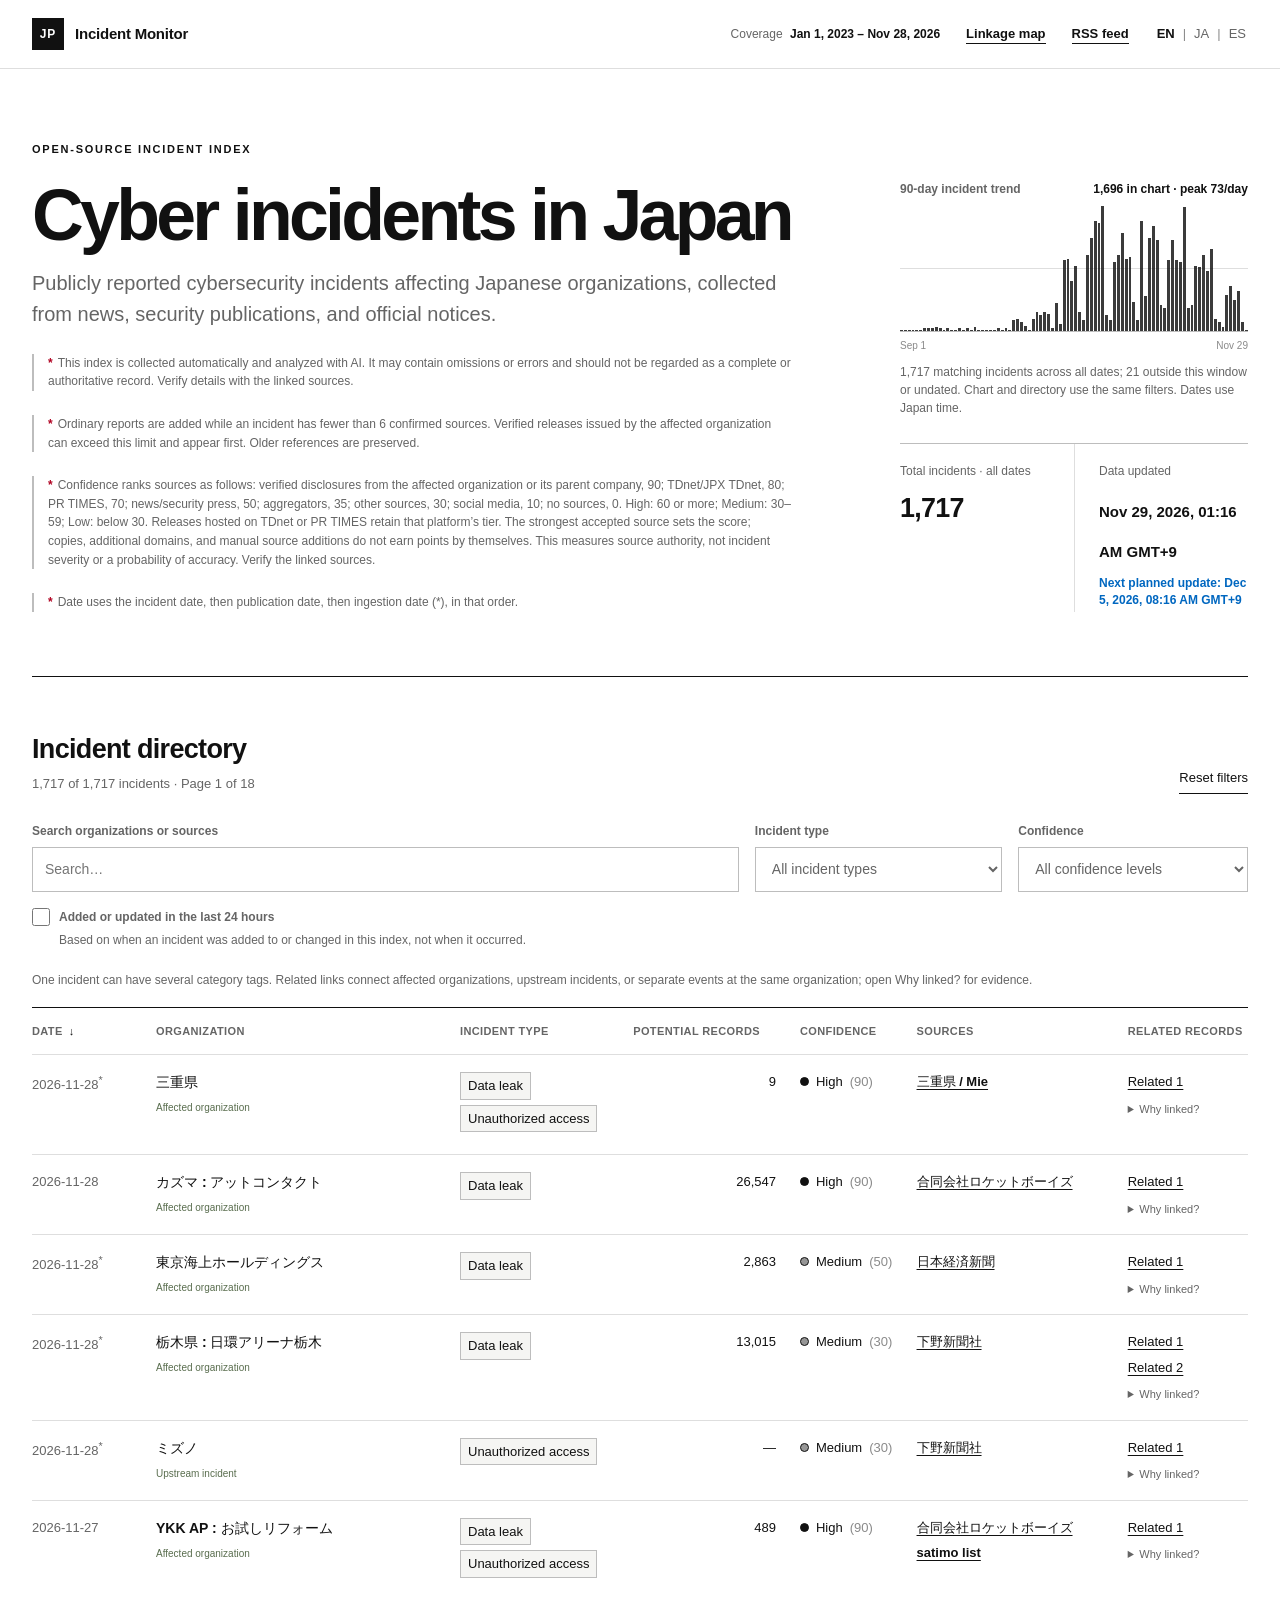
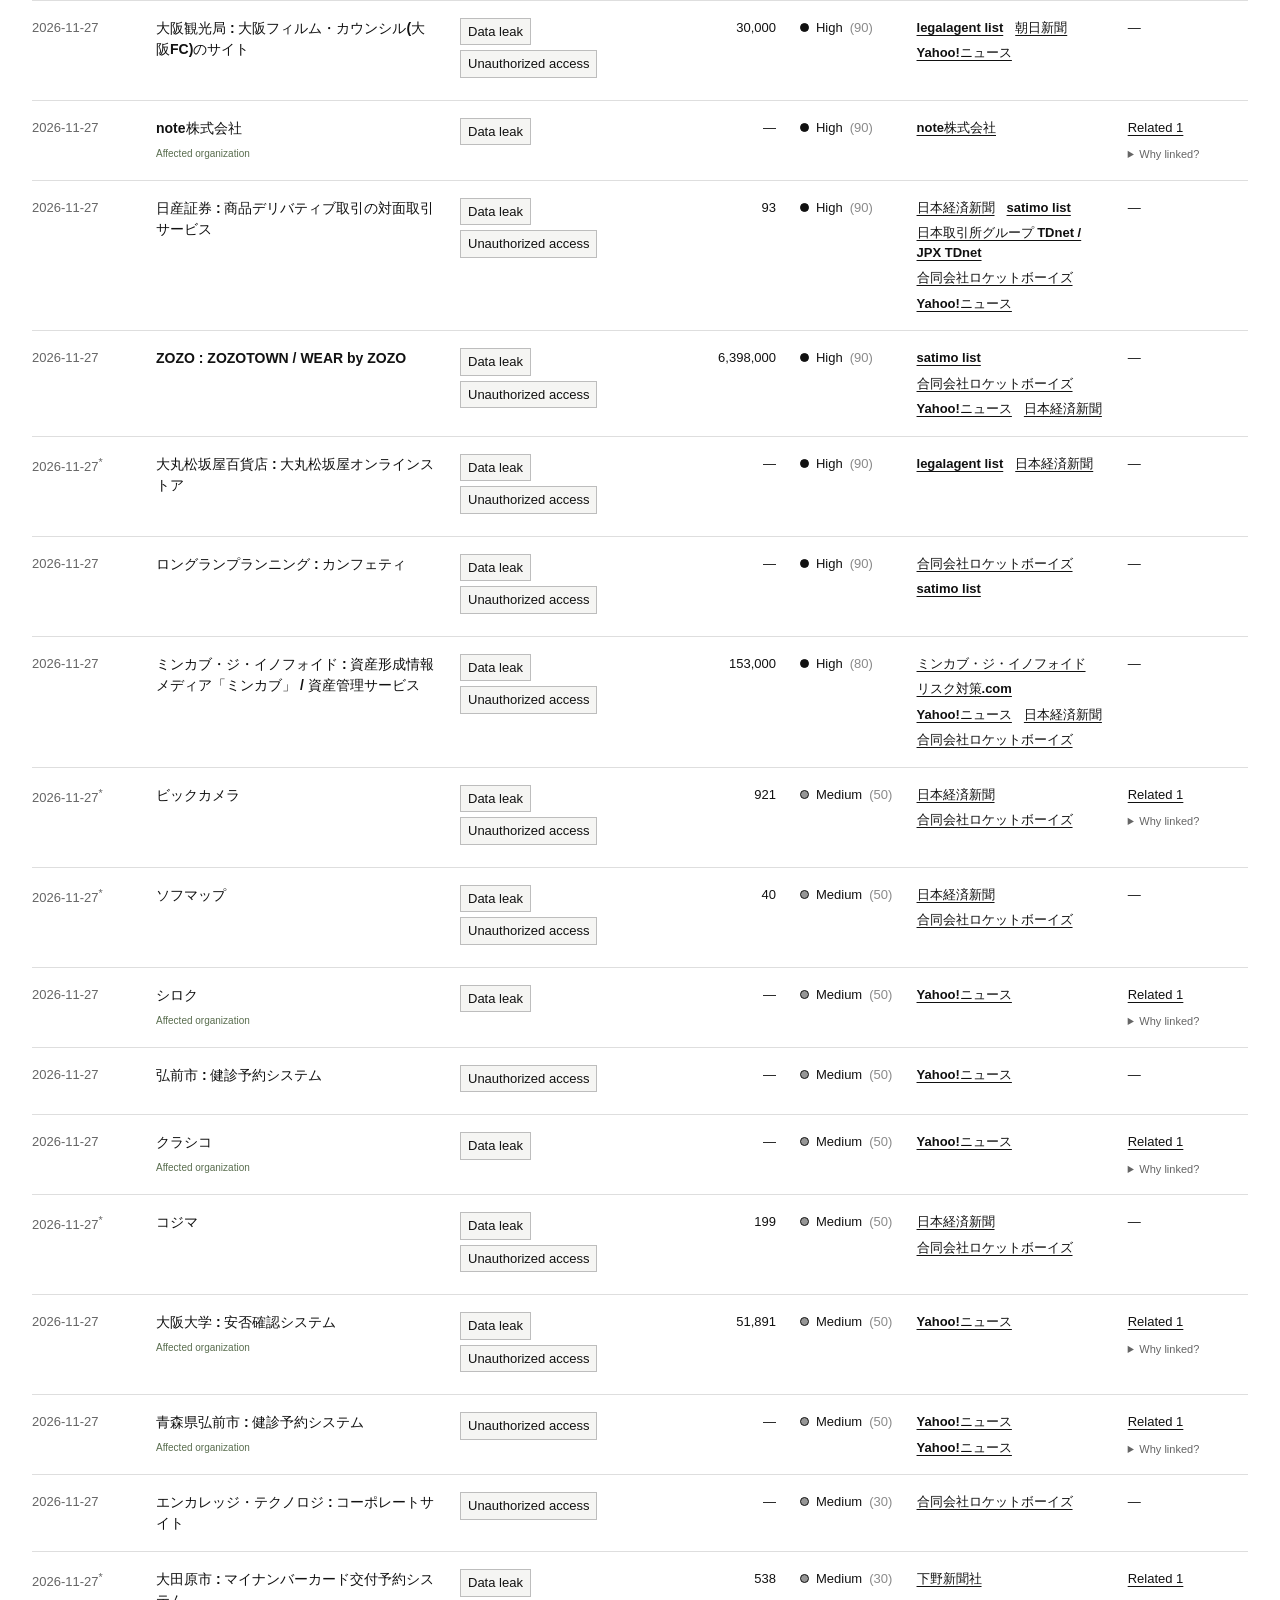
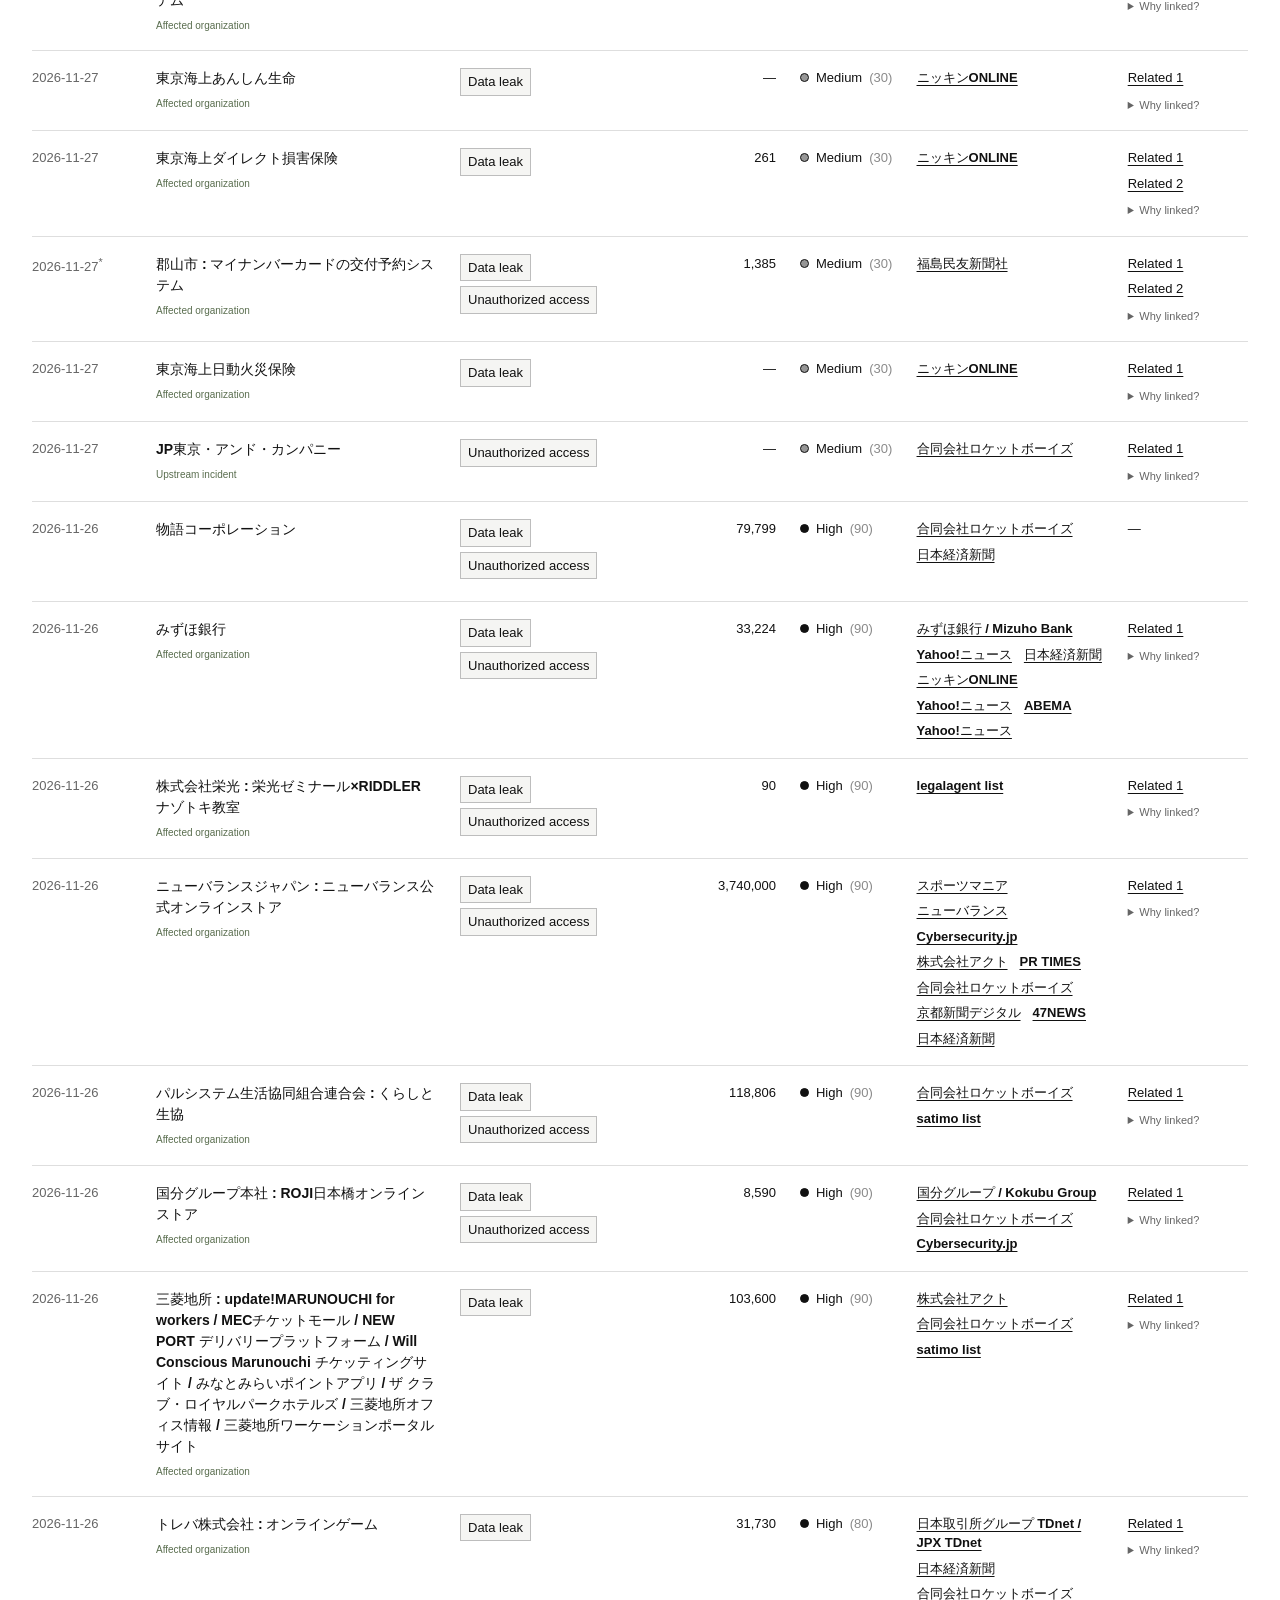
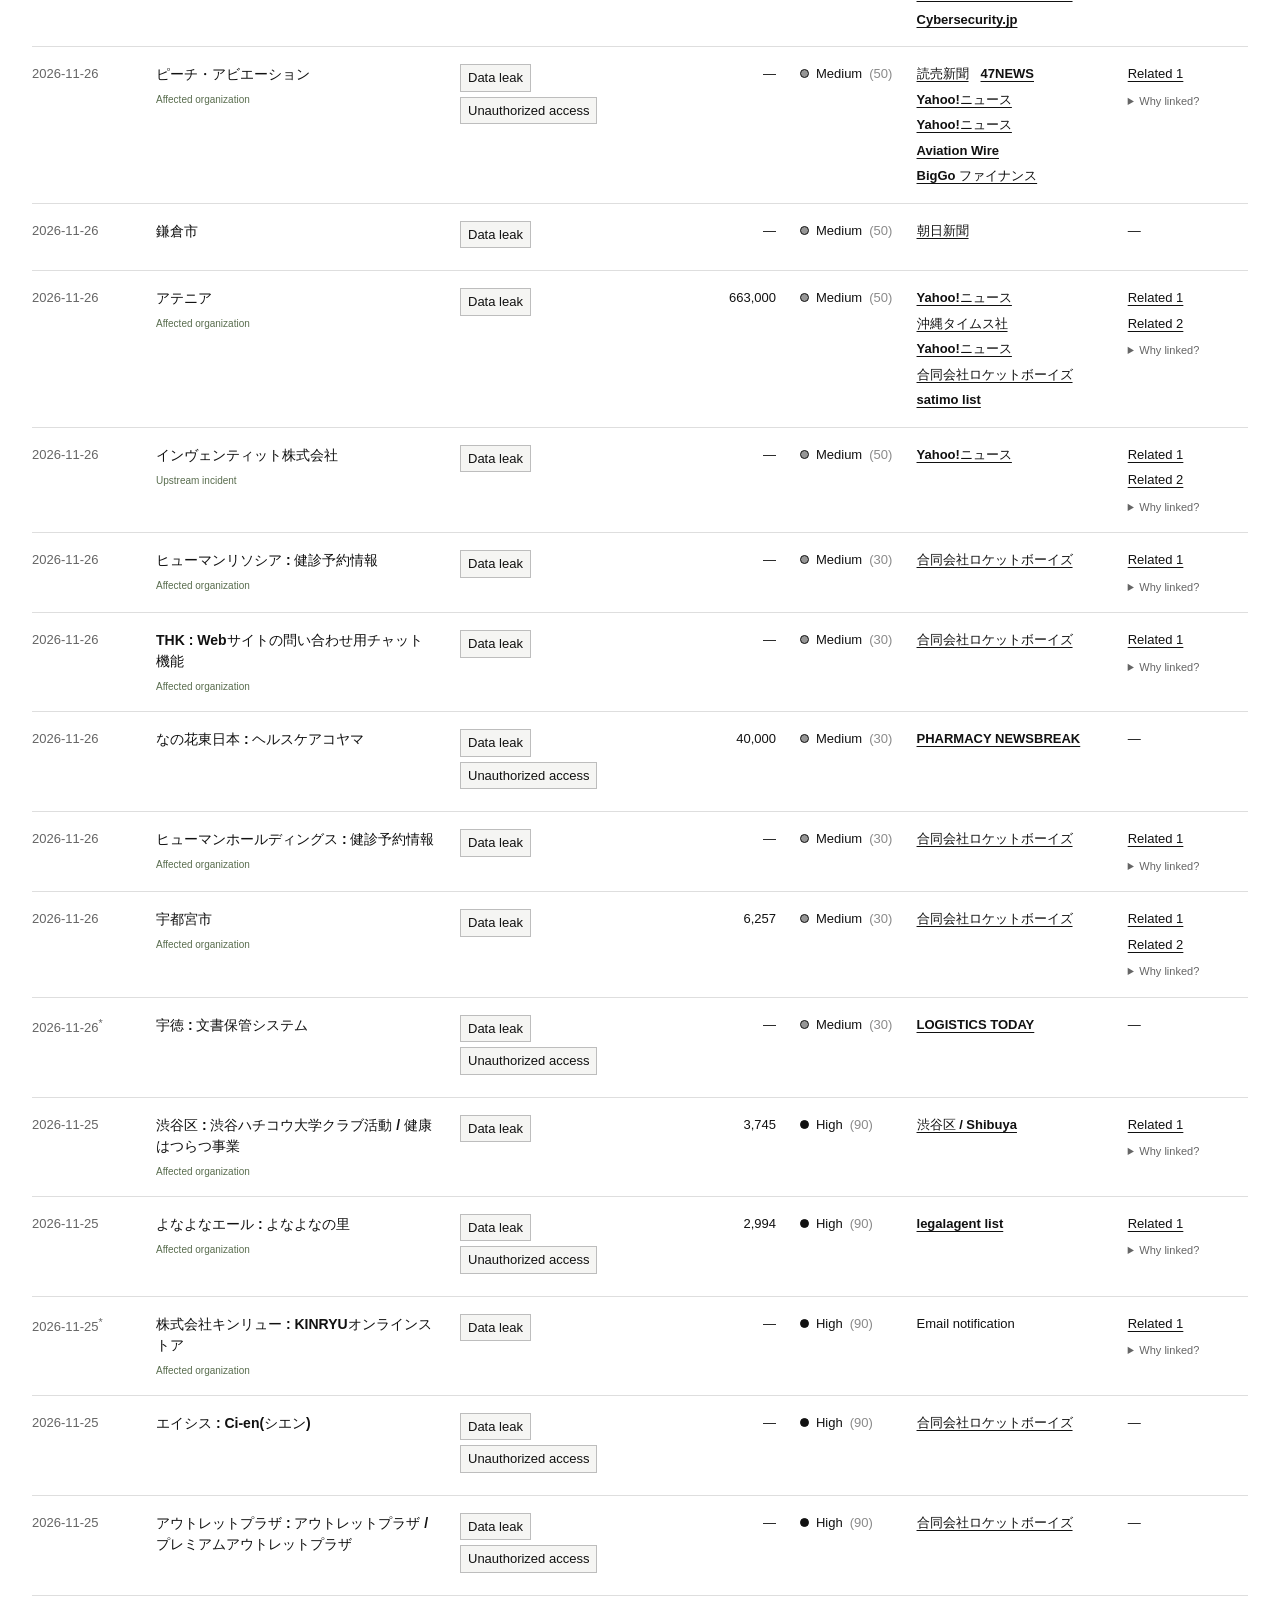
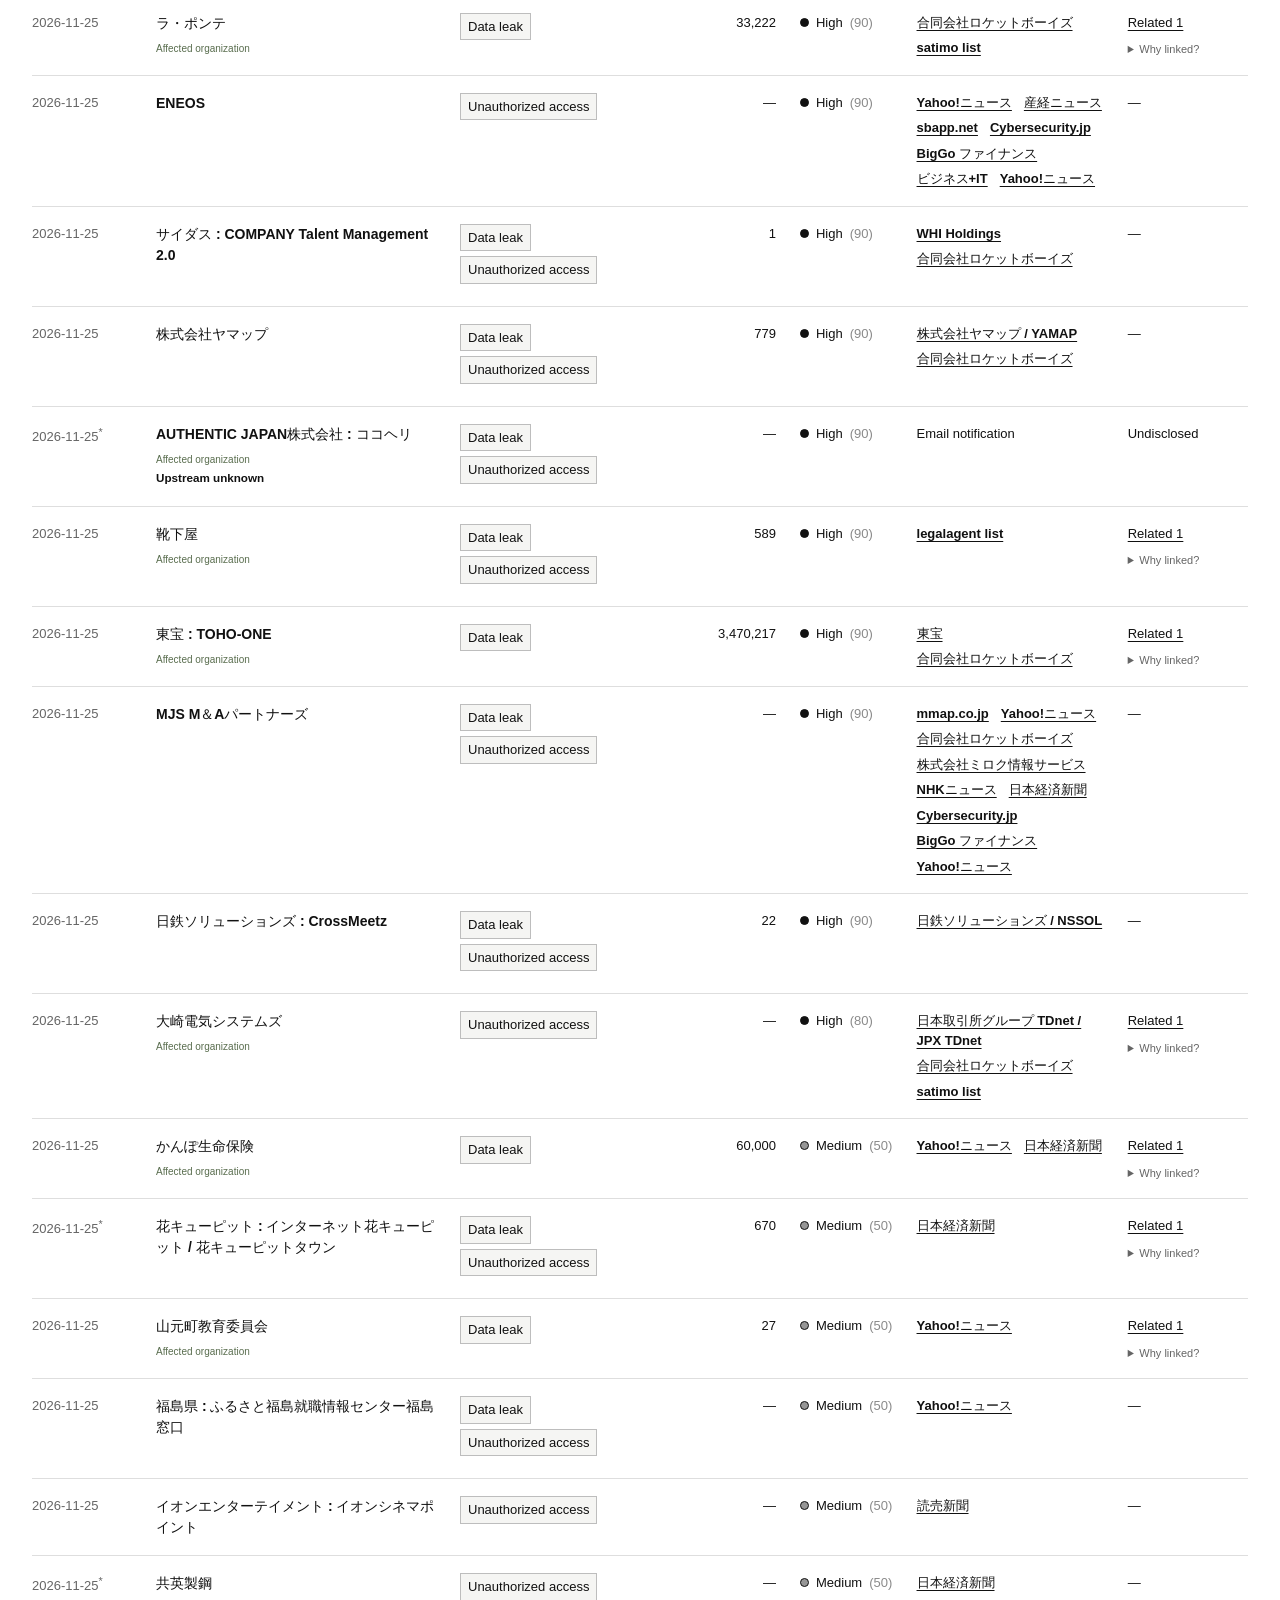
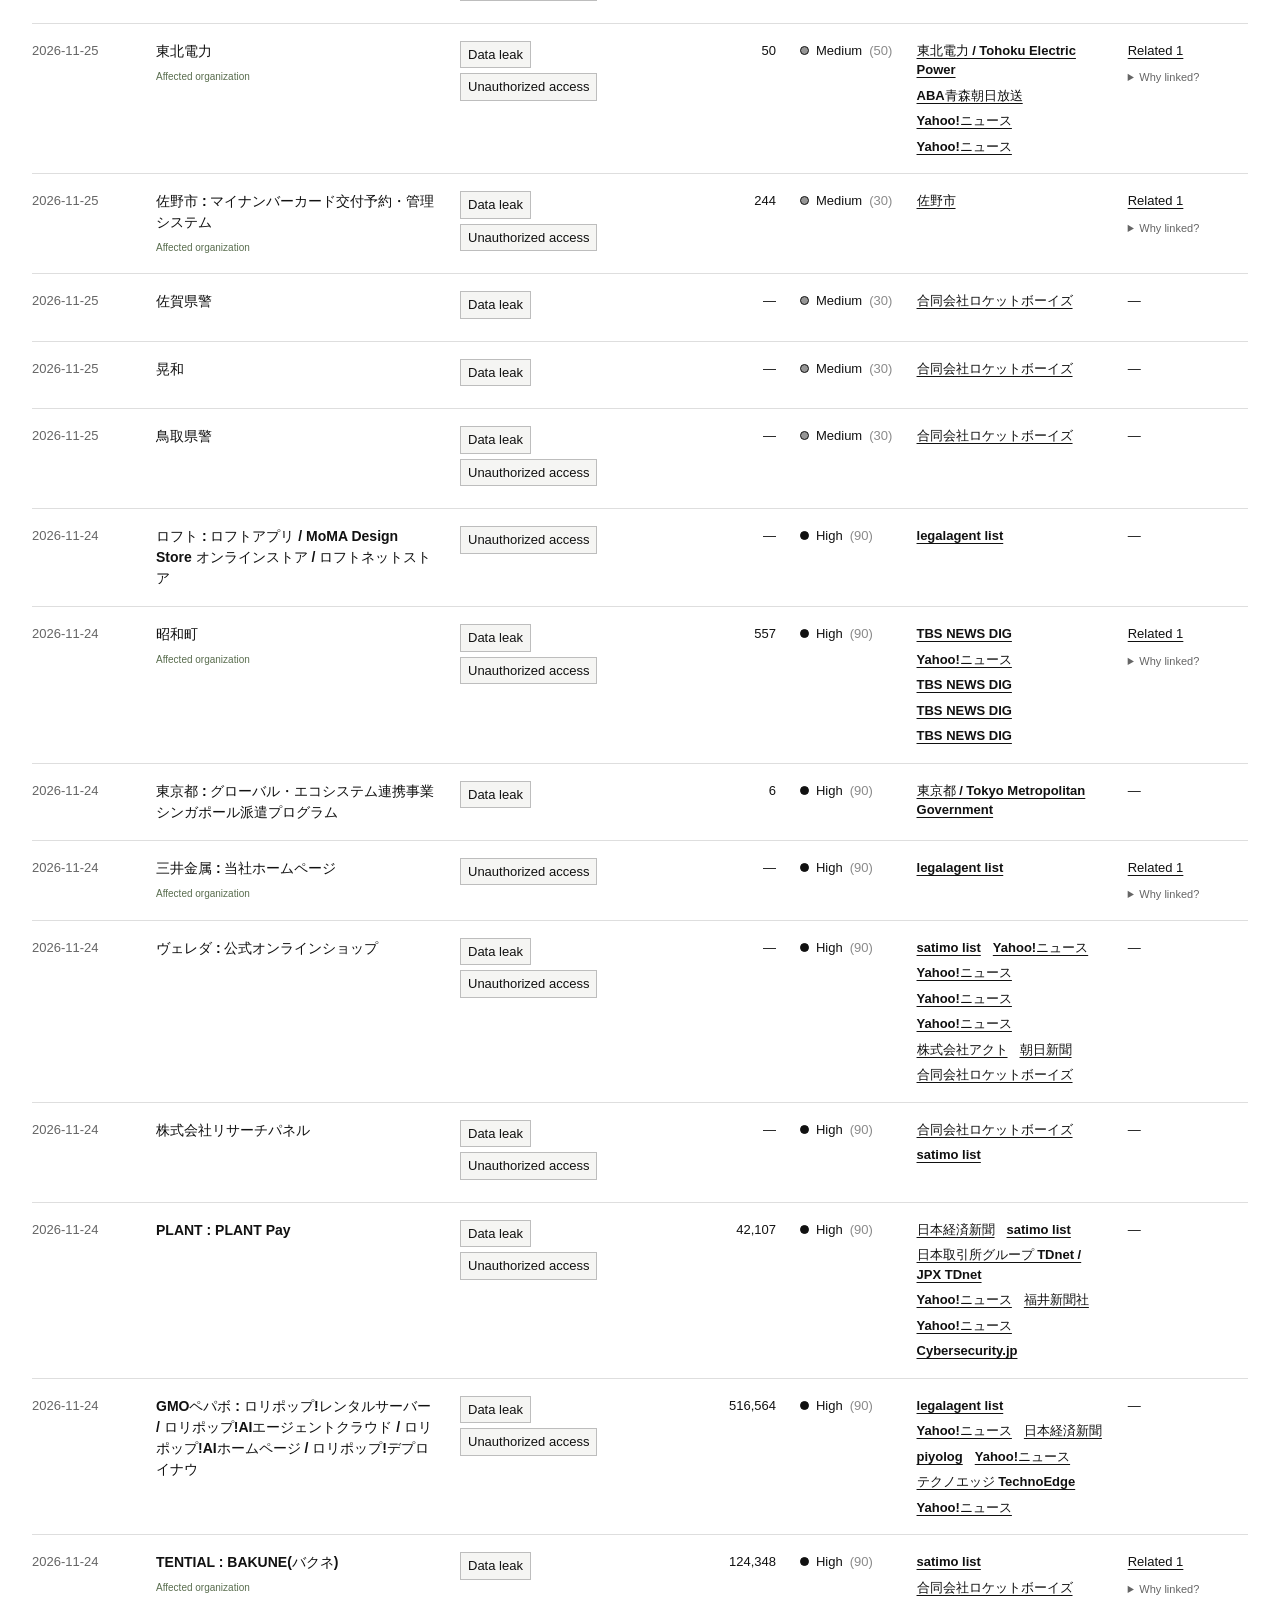
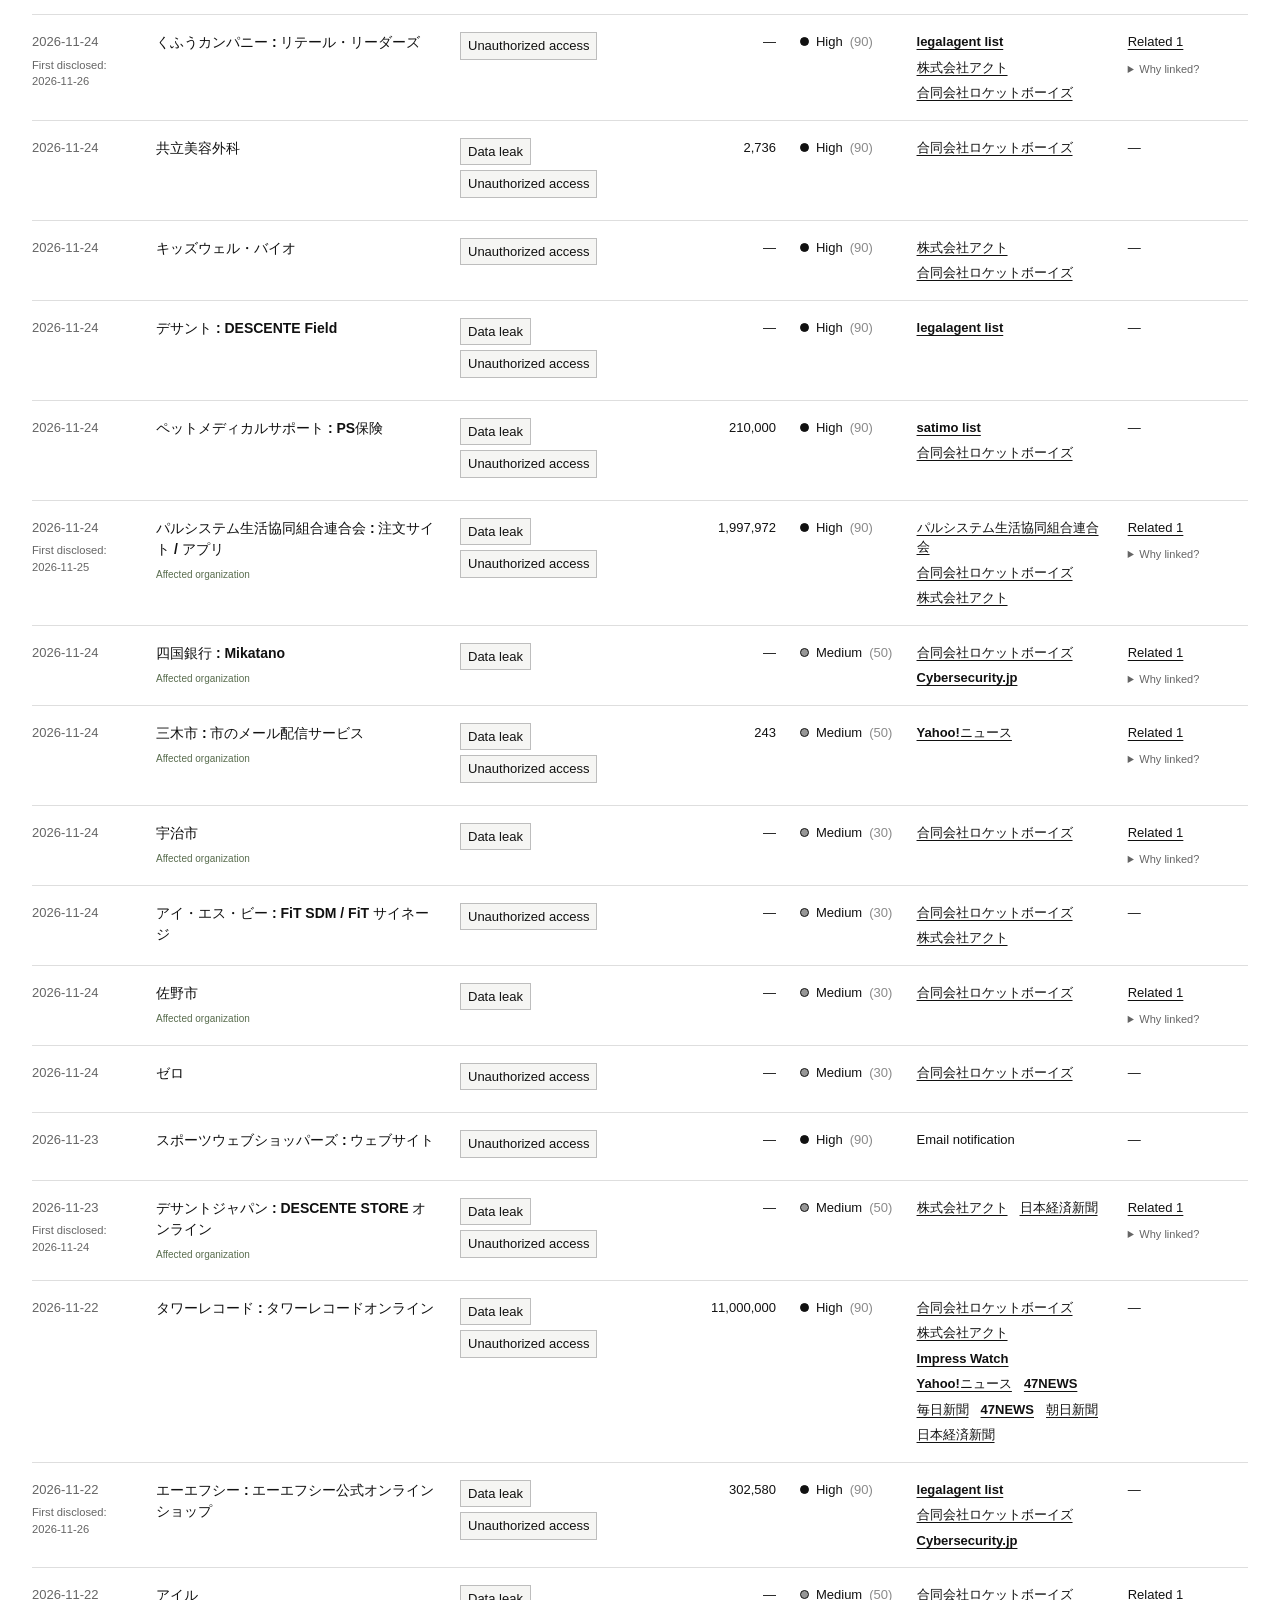
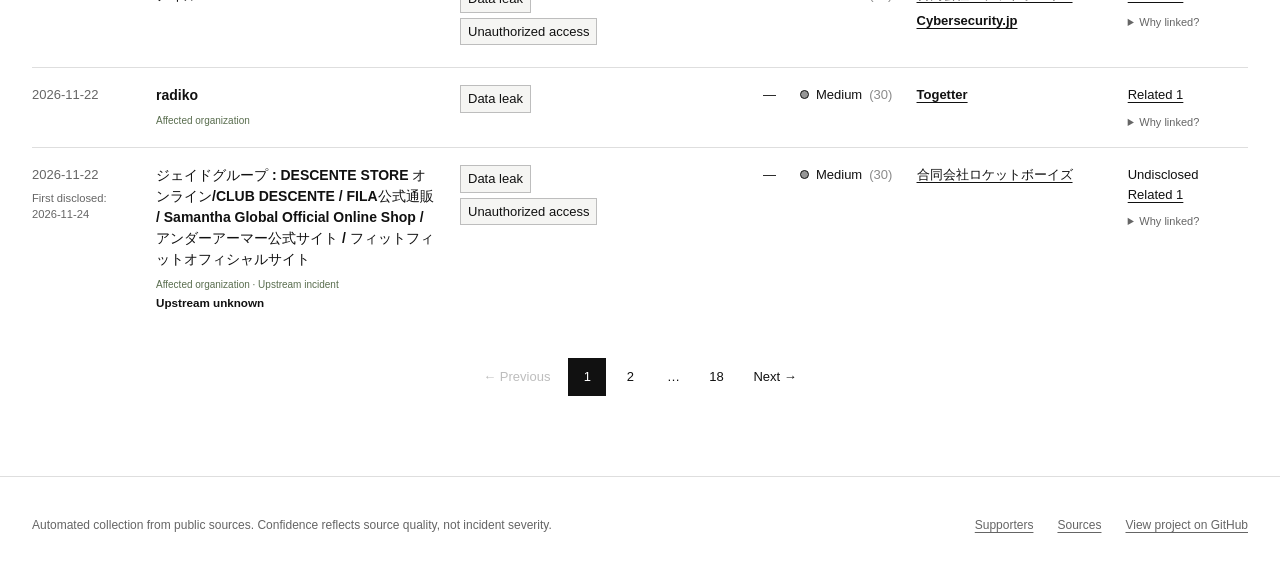
<file: index.html>
<!doctype html>
<html lang="en">
<head>
  <meta charset="utf-8">
  <!-- Google tag (gtag.js) -->
  <script async src="https://www.googletagmanager.com/gtag/js?id=G-LCFE2XEMMC"></script>
  <script>
    window.dataLayer = window.dataLayer || [];
    function gtag(){dataLayer.push(arguments);}
    gtag('js', new Date());

    gtag('config', 'G-LCFE2XEMMC');
  </script>
  <meta name="viewport" content="width=device-width, initial-scale=1">
  <meta name="description" content="A continuously updated index of publicly reported cybersecurity incidents affecting organizations in Japan.">
  <title>JP Incident Monitor</title>
  <link rel="alternate" type="application/rss+xml" title="JP Incident Monitor RSS" href="feed.xml">
  <link rel="stylesheet" href="styles.css?v=20261109-counts">
</head>
<body>
  <header class="site-header">
    <div class="shell header-inner">
      <a class="brand" href="./" aria-label="JP Incident Monitor home">
        <span class="brand-mark" aria-hidden="true">JP</span>
        <span>Incident Monitor</span>
      </a>
      <div class="header-actions">
        <span class="coverage-range"><span data-i18n="coverage">Coverage</span> <strong id="coverage-range">—</strong></span>
        <a class="rss-link" href="linkage.html" data-i18n="linkageMap">Linkage map</a>
        <a class="rss-link" href="feed.xml" data-i18n="rssFeed" type="application/rss+xml">RSS feed</a>
        <div class="language-switch" id="language-switch" role="group" aria-label="Language">
          <button class="language-option is-active" type="button" data-language-option="en" lang="en" aria-label="English" aria-pressed="true">EN</button>
          <span aria-hidden="true">|</span>
          <button class="language-option" type="button" data-language-option="ja" lang="ja" aria-label="日本語" aria-pressed="false">JA</button>
          <span aria-hidden="true">|</span>
          <button class="language-option" type="button" data-language-option="es" lang="es" aria-label="Español" aria-pressed="false">ES</button>
        </div>
      </div>
    </div>
  </header>

  <main class="shell">
    <section class="intro" aria-labelledby="page-title">
      <p class="eyebrow" data-i18n="eyebrow">OPEN-SOURCE INCIDENT INDEX</p>
      <div class="intro-grid">
        <div>
          <h1 id="page-title" data-i18n="title">Cyber incidents in Japan</h1>
          <p class="lede" data-i18n="description">Publicly reported cybersecurity incidents affecting Japanese organizations, collected from news, security publications, and official notices.</p>
          <p class="disclaimer" data-i18n="disclaimer">This index is collected automatically and analyzed with AI. It may contain omissions or errors and should not be regarded as a complete or authoritative record. Verify details with the linked sources.</p>
          <p id="source-limit-guide" class="disclaimer" data-i18n="sourceLimitDisclaimer">Ordinary reports are added while an incident has fewer than 6 confirmed sources. Verified releases issued by the affected organization can exceed this limit and appear first. Older references are preserved.</p>
          <p id="confidence-guide" class="disclaimer" data-i18n="confidenceDisclaimer">Confidence is a source-based score, not incident severity, an AI certainty rating, or a probability of accuracy. The highest source tier sets the base: official/government 60, news/security press 50, aggregator 35, other 30, and social media 10 (no sources: 0). Each additional distinct non-social domain adds 15 points, capped at 100; search/news wrapper URLs use the recorded outlet name instead. High: 60–100; Medium: 30–59; Low: 0–29. Tiers are assigned automatically from domains, outlet names and notice-style titles/URLs and may be misclassified. Different domains can repeat the same report, so higher scores do not guarantee independent confirmation. Even 100 does not mean 100% accuracy. Verify the linked sources.</p>
          <p id="date-guide" class="disclaimer" data-i18n="dateDisclaimer">Date shows the incident date, or the reported date when the incident date is unavailable.</p>
        </div>
        <div class="overview-panel">
          <section class="trend" aria-labelledby="trend-title">
            <div class="trend-heading">
              <h2 id="trend-title" data-i18n="trendTitle">90-day incident trend</h2>
              <span id="trend-total" class="trend-total"></span>
            </div>
            <div id="trend-chart" class="trend-chart" role="img" aria-describedby="trend-scope"></div>
            <div class="trend-dates" aria-hidden="true"><span id="trend-start"></span><span id="trend-end"></span></div>
            <p id="trend-scope" class="trend-scope"></p>
          </section>
          <dl class="summary" aria-live="polite">
            <div>
              <dt data-i18n="totalIncidents">Total incidents · all dates</dt>
              <dd id="total-count">—</dd>
            </div>
            <div>
              <dt data-i18n="lastUpdated">Data updated</dt>
              <dd class="update-times">
                <span id="updated-at">—</span>
                <span id="next-update-at" class="next-update">Next planned update: —</span>
              </dd>
            </div>
          </dl>
        </div>
      </div>
    </section>

    <section class="directory" aria-labelledby="directory-title">
      <div class="directory-heading">
        <div>
          <h2 id="directory-title" data-i18n="directoryTitle">Incident directory</h2>
          <p id="result-count" class="result-count" aria-live="polite"></p>
        </div>
        <button class="reset-button" id="reset-filters" type="button" data-i18n="reset">Reset filters</button>
      </div>

      <div class="filters">
        <label class="search-field">
          <span data-i18n="searchLabel">Search organizations or sources</span>
          <input id="search" type="search" autocomplete="off" data-i18n-placeholder="searchPlaceholder" placeholder="Search…">
        </label>
        <label>
          <span data-i18n="typeLabel">Incident type</span>
          <select id="type-filter"></select>
        </label>
        <label>
          <span data-i18n="confidenceLabel">Confidence</span>
          <select id="confidence-filter"></select>
        </label>
        <div class="recent-filter-field">
          <label class="recent-filter-label" for="recent-filter">
            <input id="recent-filter" type="checkbox" aria-describedby="recent-filter-help">
            <span data-i18n="recentOnly">Added or updated in the last 24 hours</span>
          </label>
          <p id="recent-filter-help" data-i18n="recentHelp">Based on when an incident was added to or changed in this index, not when it occurred.</p>
        </div>
      </div>

      <p class="linkage-guide" data-i18n="linkageGuide">One incident can have several category tags. Open “Why linked?” for relationship evidence.</p>
      <div class="table-frame">
        <table>
          <thead>
            <tr>
              <th scope="col" data-sort="published_at" aria-sort="descending"><button class="sort-button" type="button"><span data-i18n="date">Date</span><span class="sort-indicator" aria-hidden="true"></span></button></th>
              <th scope="col" data-sort="organization"><button class="sort-button" type="button"><span data-i18n="organization">Organization</span><span class="sort-indicator" aria-hidden="true"></span></button></th>
              <th scope="col" data-sort="incident_type"><button class="sort-button" type="button"><span data-i18n="incidentType">Incident type</span><span class="sort-indicator" aria-hidden="true"></span></button></th>
              <th scope="col" class="numeric" data-sort="potential_records"><button class="sort-button" type="button"><span data-i18n="potentialRecords">Potential records</span><span class="sort-indicator" aria-hidden="true"></span></button></th>
              <th scope="col" data-sort="confidence_score"><button class="sort-button" type="button"><span data-i18n="confidence">Confidence</span><span class="sort-indicator" aria-hidden="true"></span></button></th>
              <th scope="col" data-sort="sources"><button class="sort-button" type="button"><span data-i18n="sources">Sources</span><span class="sort-indicator" aria-hidden="true"></span></button></th>
              <th scope="col" data-i18n="related">Related records</th>
            </tr>
          </thead>
          <tbody id="incident-rows"></tbody>
        </table>
        <div class="empty-state" id="empty-state" hidden>
          <p data-i18n="noResults">No incidents match these filters.</p>
        </div>
        <div class="loading-state" id="loading-state" role="status" data-i18n="loading">Loading incident data…</div>
        <div class="error-state" id="error-state" role="alert" hidden>
          <strong data-i18n="loadErrorTitle">The incident data could not be loaded.</strong>
          <span data-i18n="loadErrorBody">Please refresh the page or try again later.</span>
        </div>
      </div>

      <nav class="pagination" id="pagination" aria-label="Pagination" data-i18n-aria="paginationLabel"></nav>
    </section>
  </main>

  <footer>
    <div class="shell footer-inner">
      <p data-i18n="methodNote">Automated collection from public sources. Confidence reflects source quality, not incident severity.</p>
      <div class="footer-links">
        <a href="supporters.html" data-i18n="supporters">Supporters</a>
        <a href="sources.html" data-i18n="sourceDirectory">Sources</a>
        <a href="https://github.com/elkentaro/jp_incidents" rel="noopener noreferrer" data-i18n="viewSource">View project on GitHub</a>
      </div>
    </div>
  </footer>

  <script src="app.js?v=20261109-counts" defer></script>
</body>
</html>
</file>
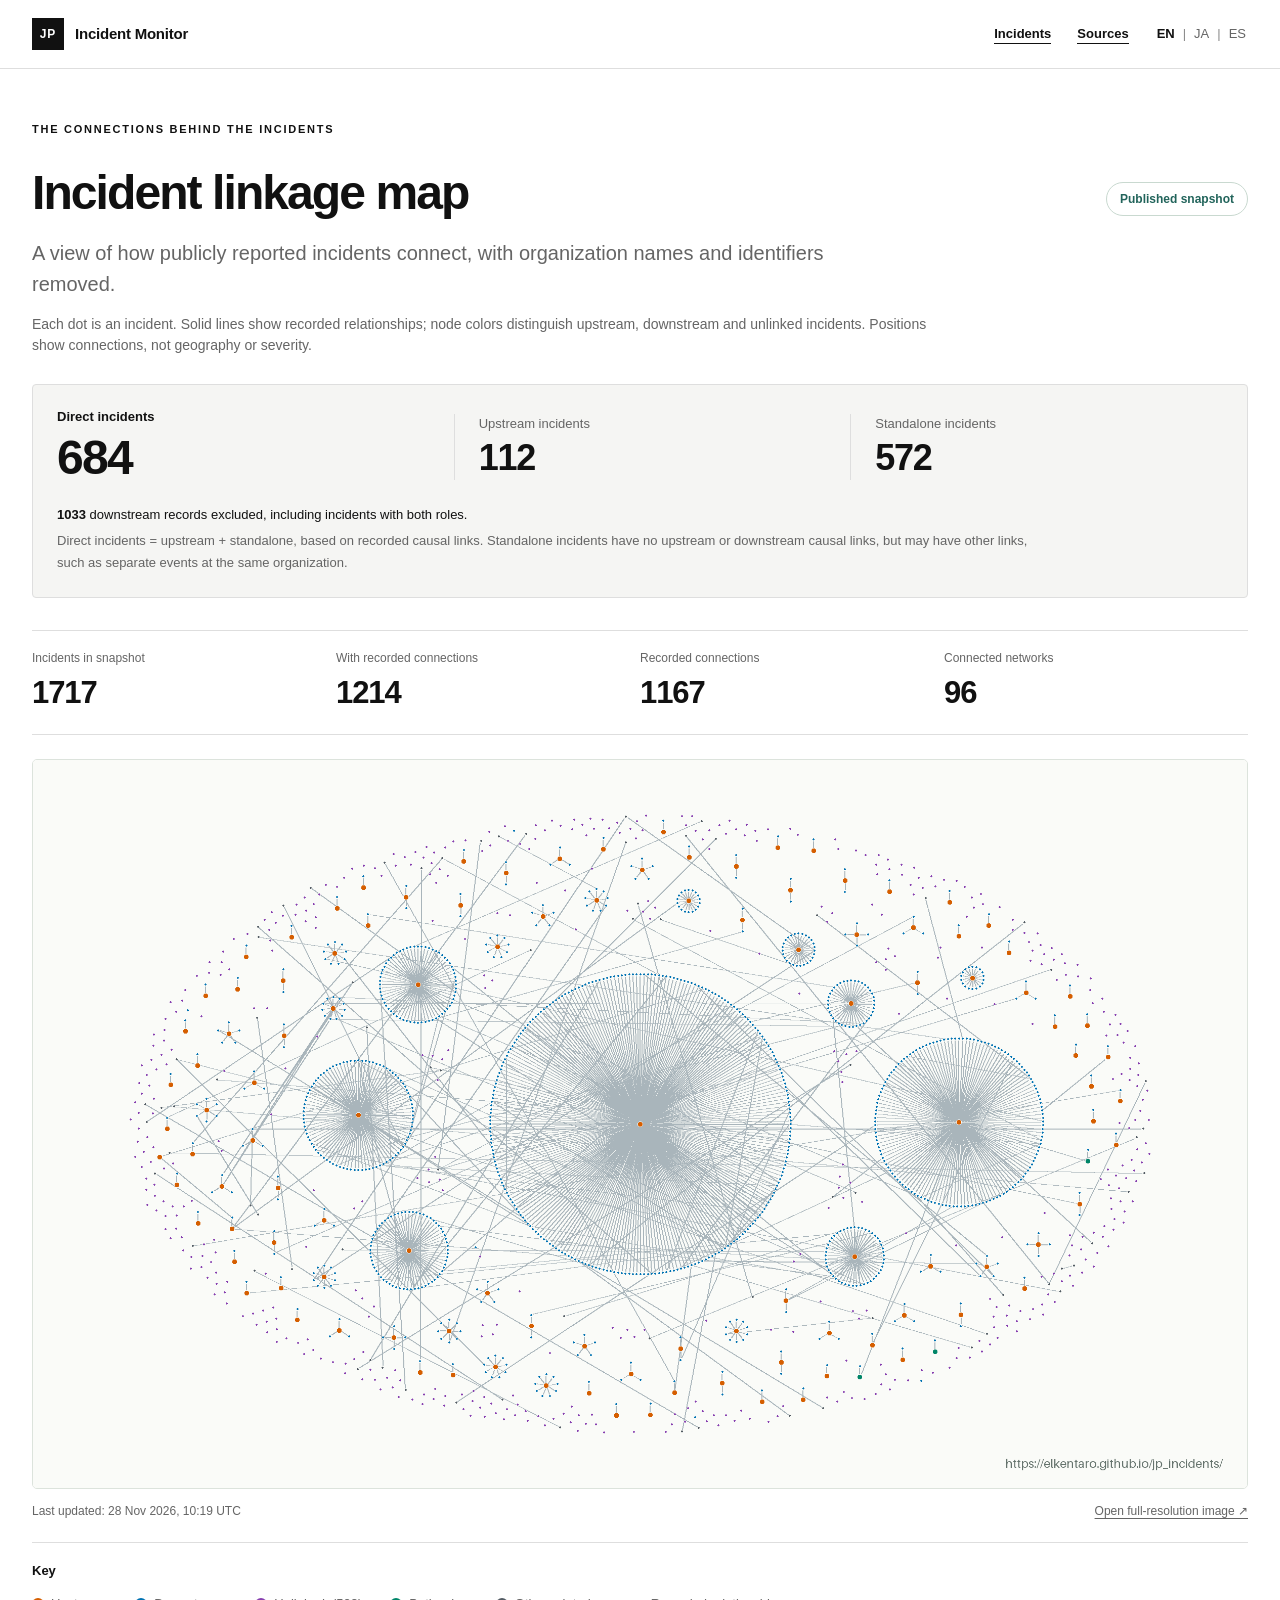
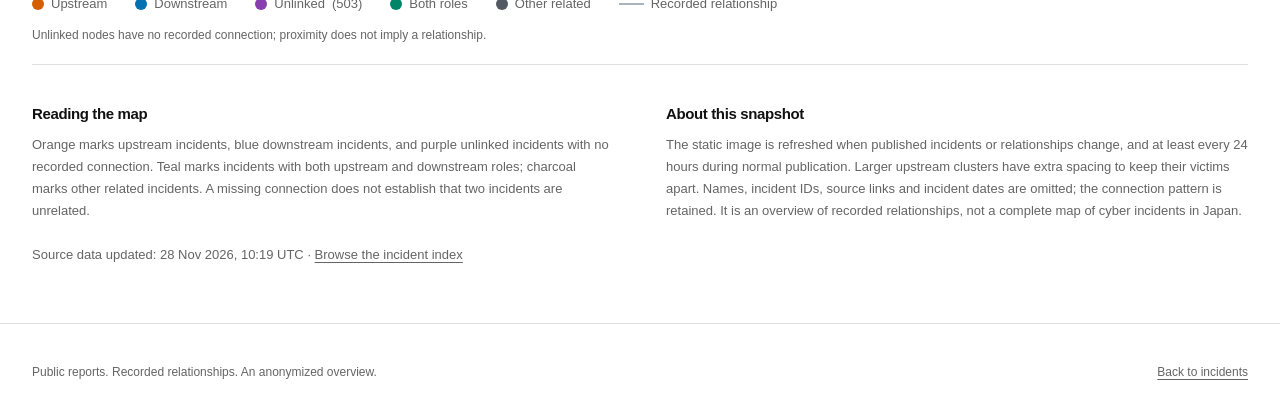
<file: linkage.html>
<!doctype html>
<html lang="en">
<head>
  <meta charset="utf-8">
  <meta name="viewport" content="width=device-width, initial-scale=1">
  <meta name="description" content="An anonymized snapshot of recorded relationships between cyber incidents in Japan.">
  <title>Linkage map — JP Incident Monitor</title>
  <link rel="stylesheet" href="styles.css?v=20261024-recent">
  <link rel="stylesheet" href="linkage.css?v=20261101-direct">
</head>
<body>
  <header class="site-header">
    <div class="shell header-inner">
      <a class="brand" href="./" aria-label="JP Incident Monitor home"><span class="brand-mark" aria-hidden="true">JP</span><span>Incident Monitor</span></a>
      <nav class="header-actions" aria-label="Main navigation">
        <a class="rss-link" href="./" data-copy="incidents">Incidents</a>
        <a class="rss-link" href="sources.html" data-copy="sources">Sources</a>
        <div class="language-switch" id="language-switch" role="group" aria-label="Language">
          <button class="language-option is-active" type="button" data-lang="en" lang="en" aria-pressed="true">EN</button><span aria-hidden="true">|</span>
          <button class="language-option" type="button" data-lang="ja" lang="ja" aria-pressed="false">JA</button><span aria-hidden="true">|</span>
          <button class="language-option" type="button" data-lang="es" lang="es" aria-pressed="false">ES</button>
        </div>
      </nav>
    </div>
  </header>
  <main class="shell linkage-page">
    <section class="map-intro" aria-labelledby="page-title">
      <p class="eyebrow" data-copy="eyebrow">THE CONNECTIONS BEHIND THE INCIDENTS</p>
      <div class="map-heading"><h1 id="page-title" data-copy="title">Incident linkage map</h1><span class="snapshot-badge" data-copy="badge">Published snapshot</span></div>
      <p class="lede" data-copy="intro">A view of how publicly reported incidents connect, with organization names and identifiers removed.</p>
      <p class="map-note" data-copy="explanation">Each dot is an incident. Solid lines show recorded relationships; node colors distinguish upstream, downstream and unlinked incidents. Positions show connections, not geography or severity.</p>
    </section>
    <section class="direct-summary" aria-labelledby="direct-title">
      <dl class="direct-stats">
        <div class="direct-total"><dt id="direct-title" data-copy="direct">Direct incidents</dt><dd id="direct-count">684</dd></div>
        <div><dt data-copy="directUpstream">Upstream incidents</dt><dd id="upstream-count">112</dd></div>
        <div><dt data-copy="directStandalone">Standalone incidents</dt><dd id="standalone-count">572</dd></div>
      </dl>
      <p class="direct-excluded"><strong id="downstream-count">1033</strong> <span data-copy="directExcluded">downstream records excluded, including incidents with both roles.</span></p>
      <p class="direct-definition" data-copy="directDefinition">Direct incidents = upstream + standalone, based on recorded causal links. Standalone incidents have no upstream or downstream causal links, but may have other links, such as separate events at the same organization.</p>
    </section>
    <dl class="map-stats">
      <div><dt data-copy="total">Incidents in snapshot</dt><dd>1717</dd></div>
      <div><dt data-copy="linked">With recorded connections</dt><dd>1214</dd></div>
      <div><dt data-copy="links">Recorded connections</dt><dd>1167</dd></div>
      <div><dt data-copy="networks">Connected networks</dt><dd>96</dd></div>
    </dl>
    <figure class="map-figure">
      <div class="map-image">
        <img src="data/linkage-map.png" width="2400" height="1440" alt="Anonymized incident map. Orange upstream hubs connect to blue downstream incidents; purple unlinked incidents appear throughout the same map without connecting lines." data-copy-alt="alt">
      </div>
      <figcaption>
        <div class="map-caption-meta"><span><span data-copy="updated">Last updated</span>: <time datetime="2026-11-28T10:19:29.295212+00:00">2026-11-28 10:19 UTC</time></span><a href="data/linkage-map.png" target="_blank" rel="noopener" data-copy="open">Open full-resolution image ↗</a></div>
        <div class="map-key-section">
          <strong id="map-key-title" data-copy="key">Key</strong>
          <ul class="map-key" aria-labelledby="map-key-title">
            <li><span class="key-dot upstream" aria-hidden="true"></span><span data-copy="keyUpstream">Upstream</span></li>
            <li><span class="key-dot downstream" aria-hidden="true"></span><span data-copy="keyDownstream">Downstream</span></li>
            <li><span class="key-dot standalone" aria-hidden="true"></span><span data-copy="keyStandalone">Unlinked</span><span>(503)</span></li>
            <li><span class="key-dot both" aria-hidden="true"></span><span data-copy="keyBoth">Both roles</span></li>
            <li><span class="key-dot related" aria-hidden="true"></span><span data-copy="keyRelated">Other related</span></li>
            <li><span class="key-line" aria-hidden="true"></span><span data-copy="keyRelationship">Recorded relationship</span></li>
          </ul>
          <p class="map-key-note" data-copy="proximity">Unlinked nodes have no recorded connection; proximity does not imply a relationship.</p>
        </div>
      </figcaption>
    </figure>
    <div class="map-notes">
      <section><h2 data-copy="readingTitle">Reading the map</h2><p data-copy="reading">Orange marks upstream incidents, blue downstream incidents, and purple unlinked incidents with no recorded connection. Teal marks incidents with both upstream and downstream roles; charcoal marks other related incidents. A missing connection does not establish that two incidents are unrelated.</p></section>
      <section><h2 data-copy="snapshotTitle">About this snapshot</h2><p data-copy="snapshot">The static image is refreshed when published incidents or relationships change, and at least every 24 hours during normal publication. Larger upstream clusters have extra spacing to keep their victims apart. Names, incident IDs, source links and incident dates are omitted; the connection pattern is retained. It is an overview of recorded relationships, not a complete map of cyber incidents in Japan.</p></section>
    </div>
    <p class="map-source"><span data-copy="sourceUpdated">Source data updated</span>: <time datetime="2026-11-28T10:19:29+00:00">2026-11-28T10:19:29+00:00</time> · <a href="./" data-copy="browse">Browse the incident index</a></p>
  </main>
  <footer><div class="shell footer-inner"><p data-copy="footer">Public reports. Recorded relationships. An anonymized overview.</p><a href="./" data-copy="back">Back to incidents</a></div></footer>
  <script src="linkage.js?v=20261107-spacing" defer></script>
</body>
</html>
</file>
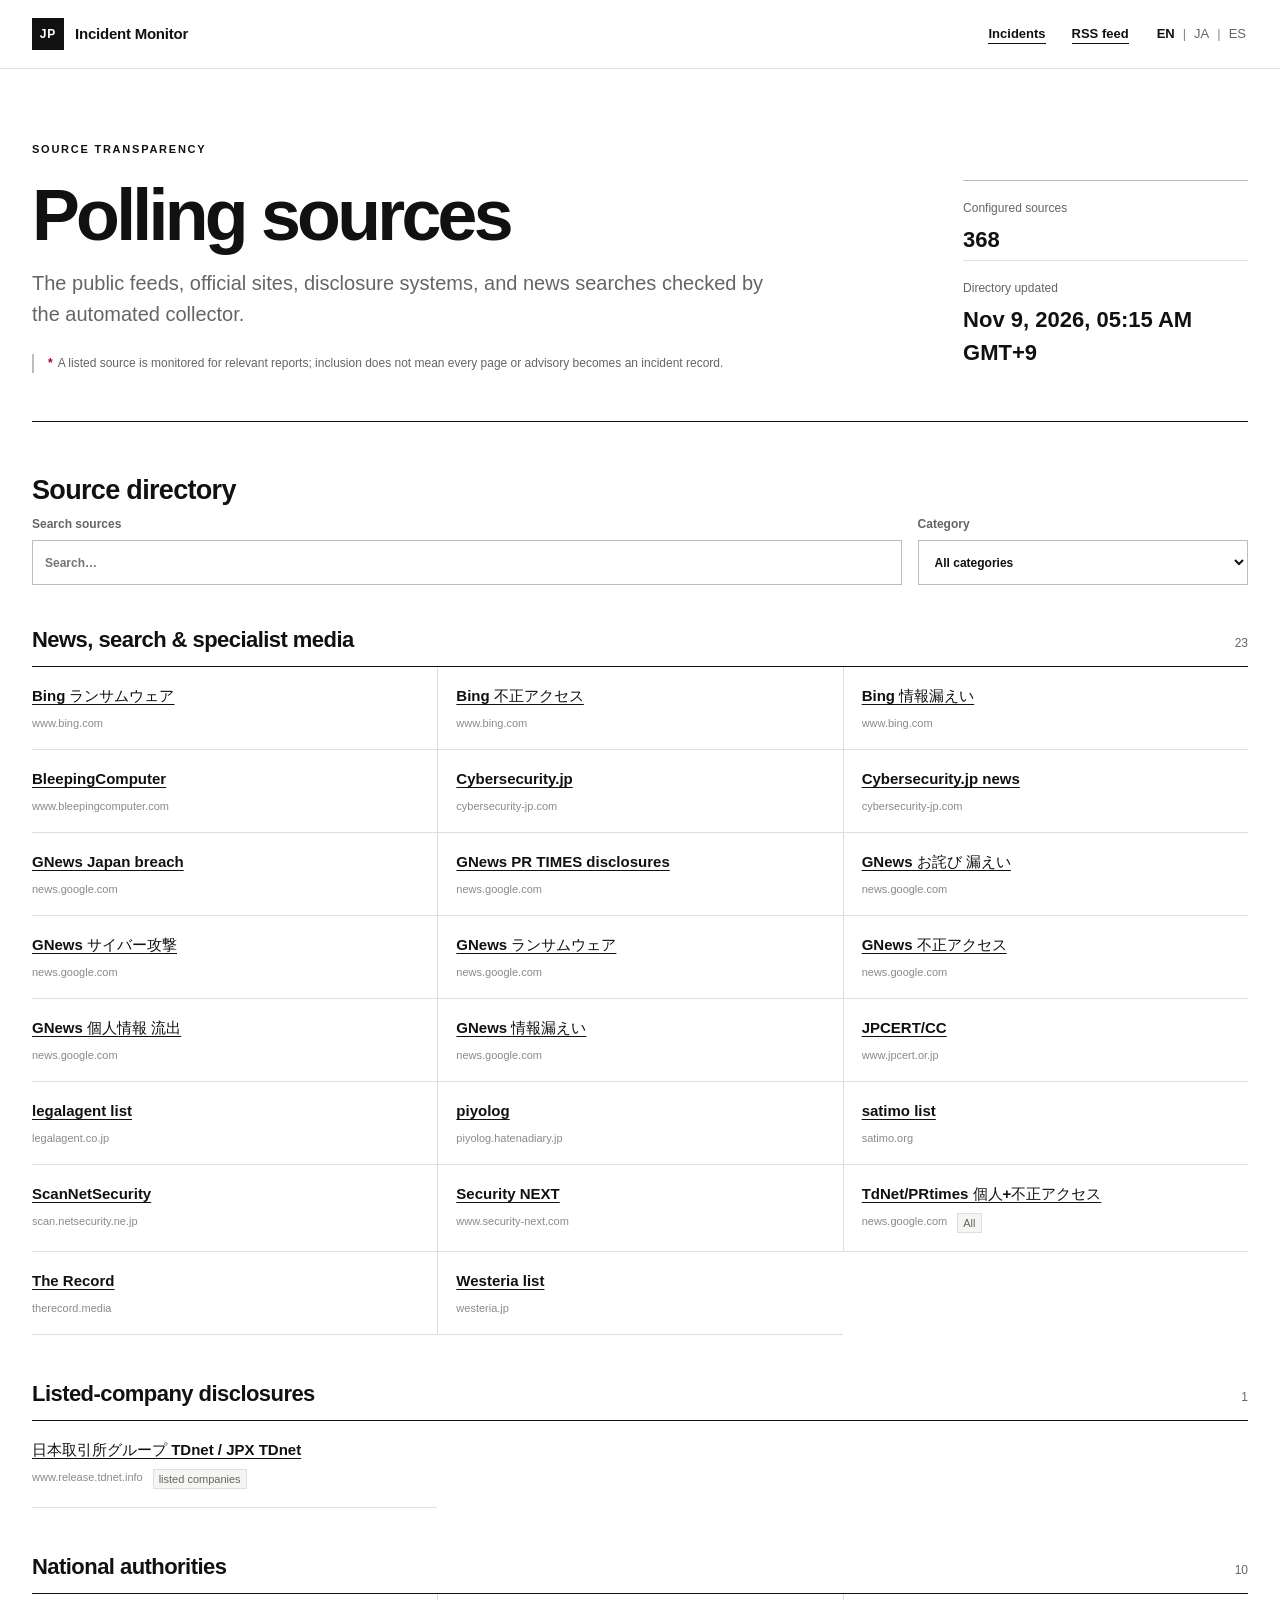
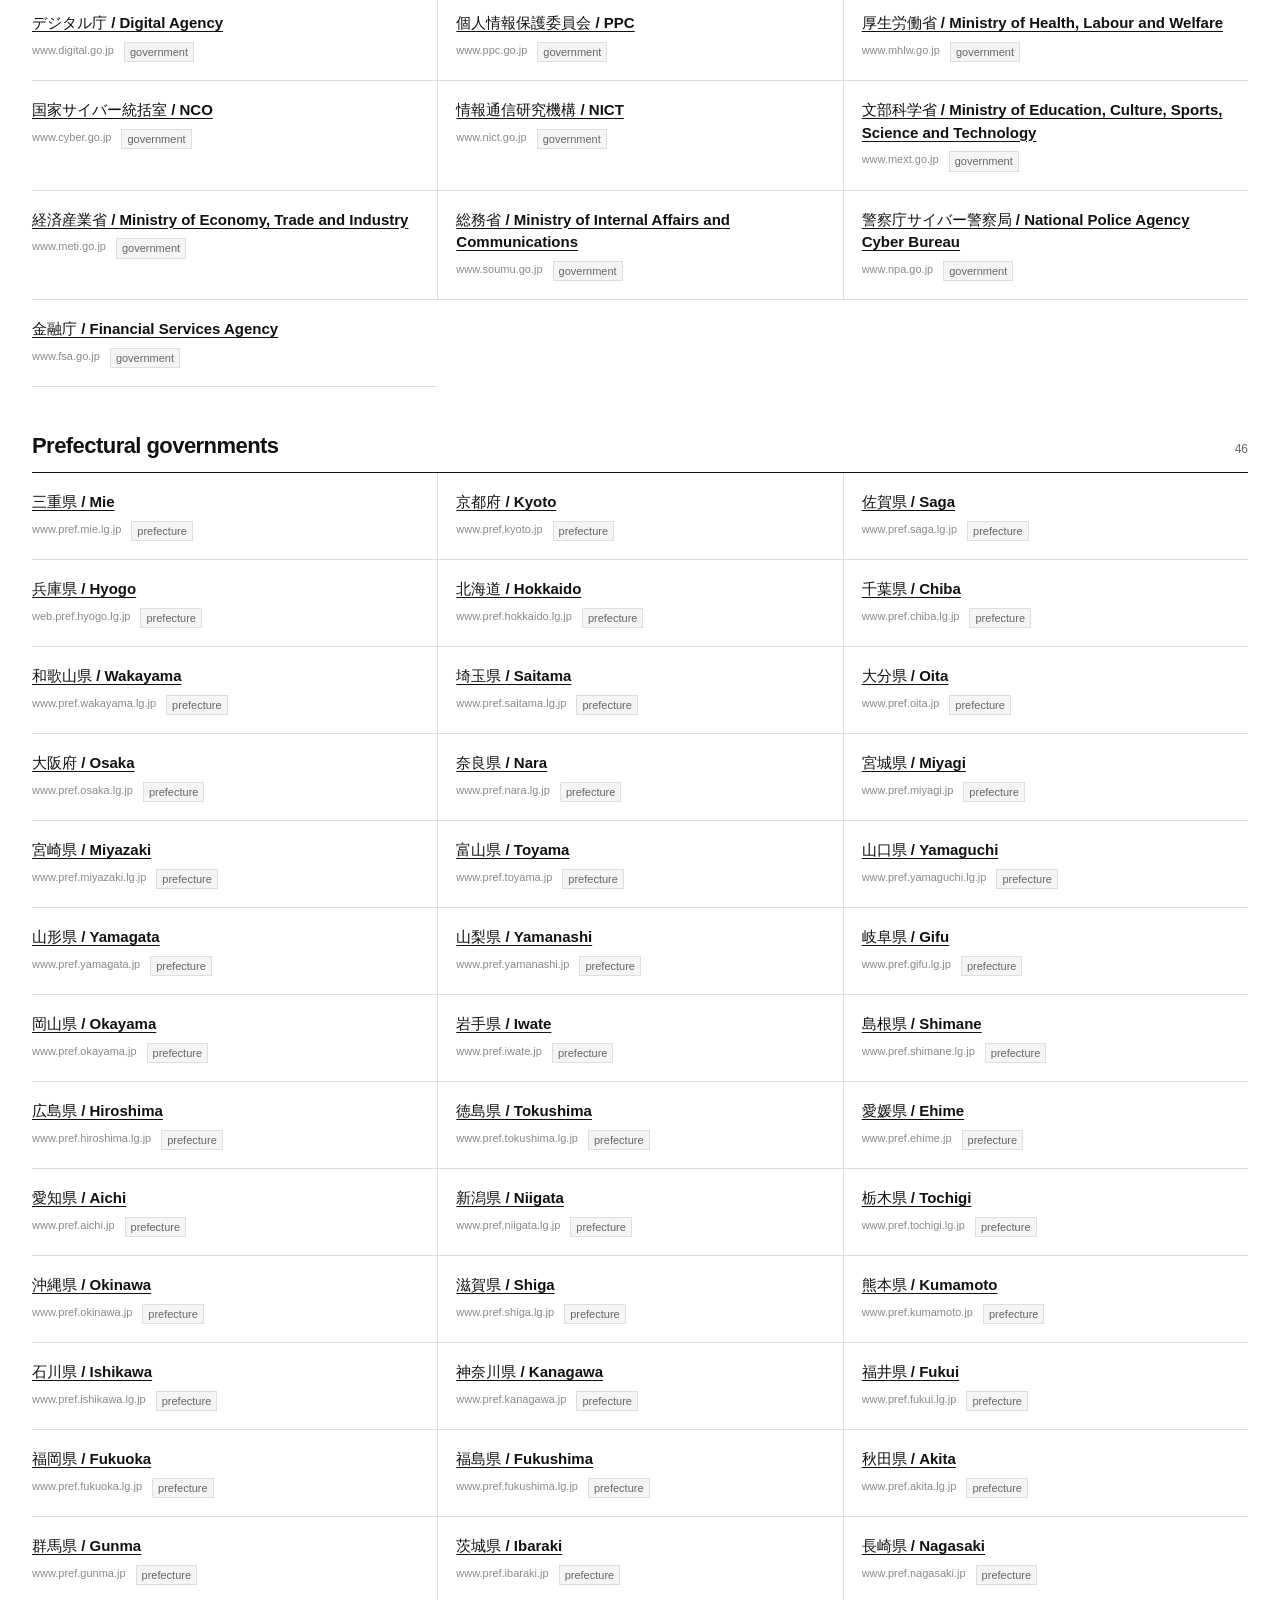
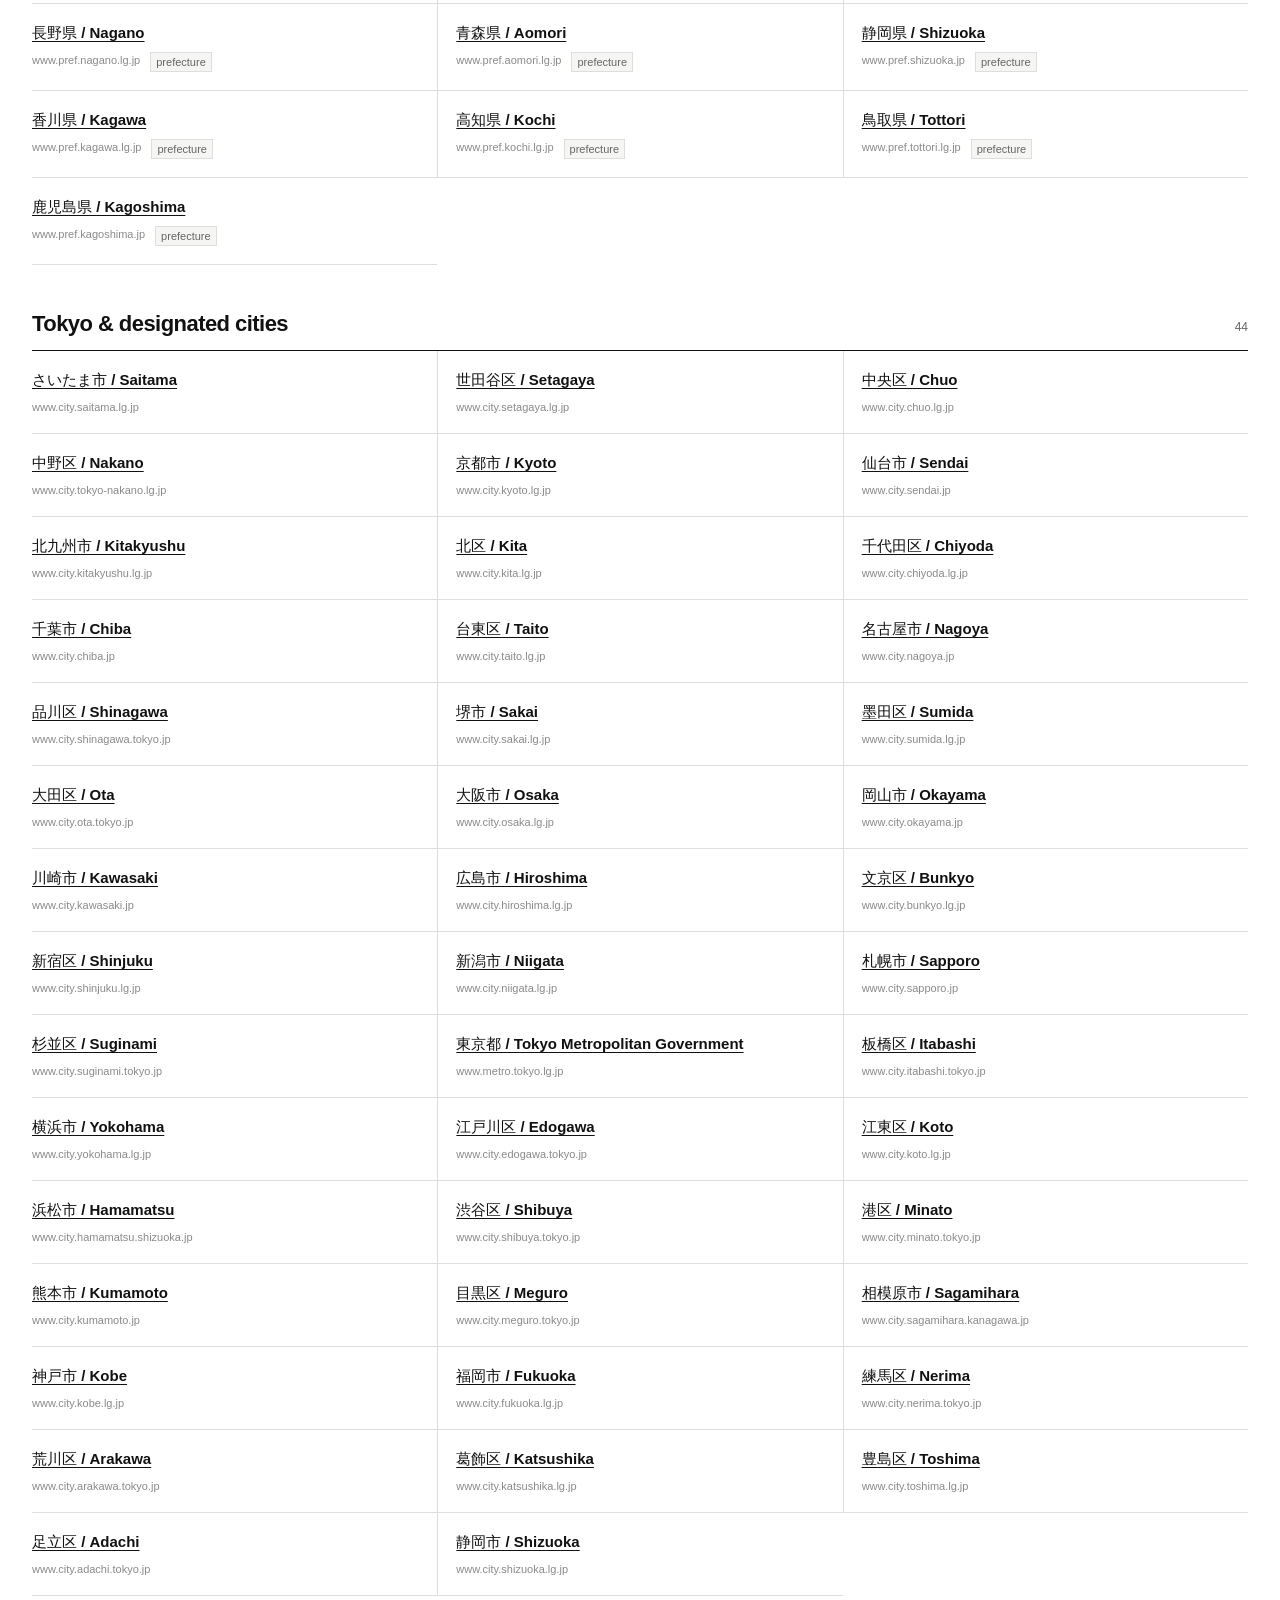
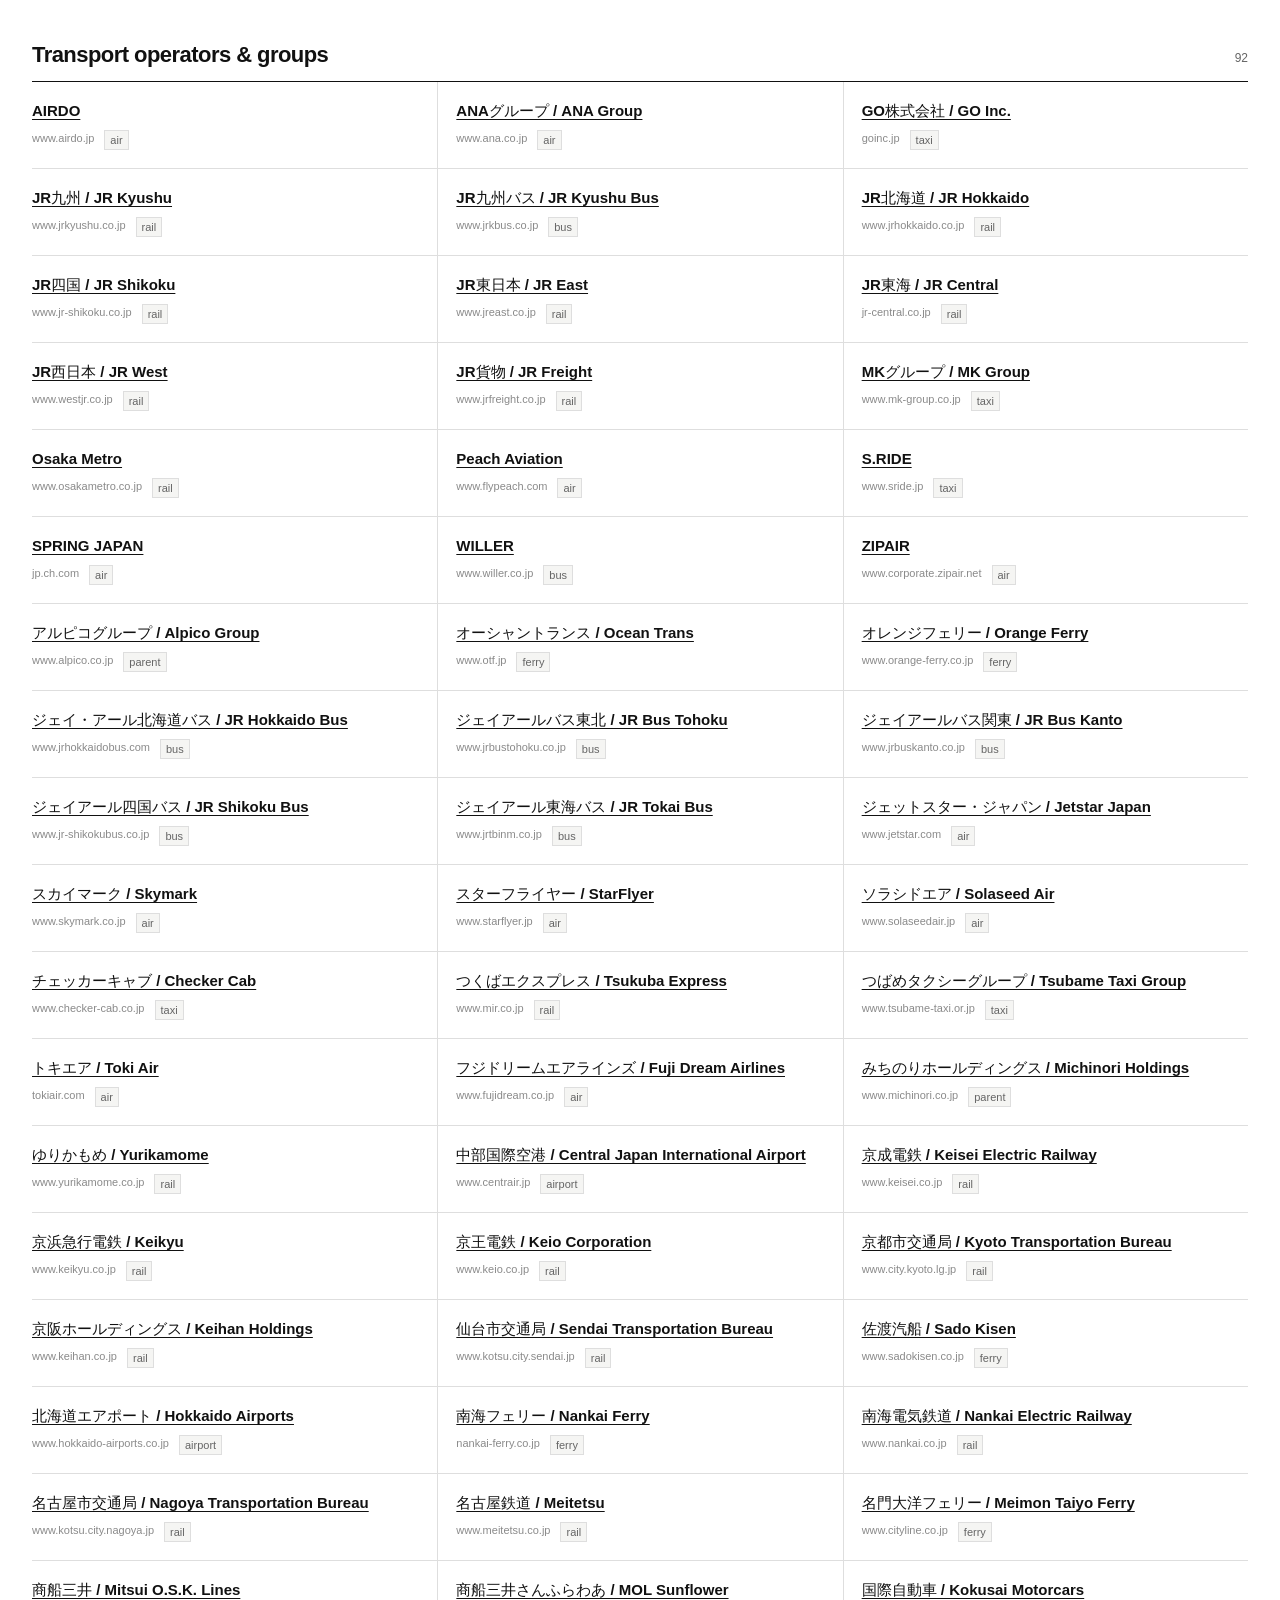
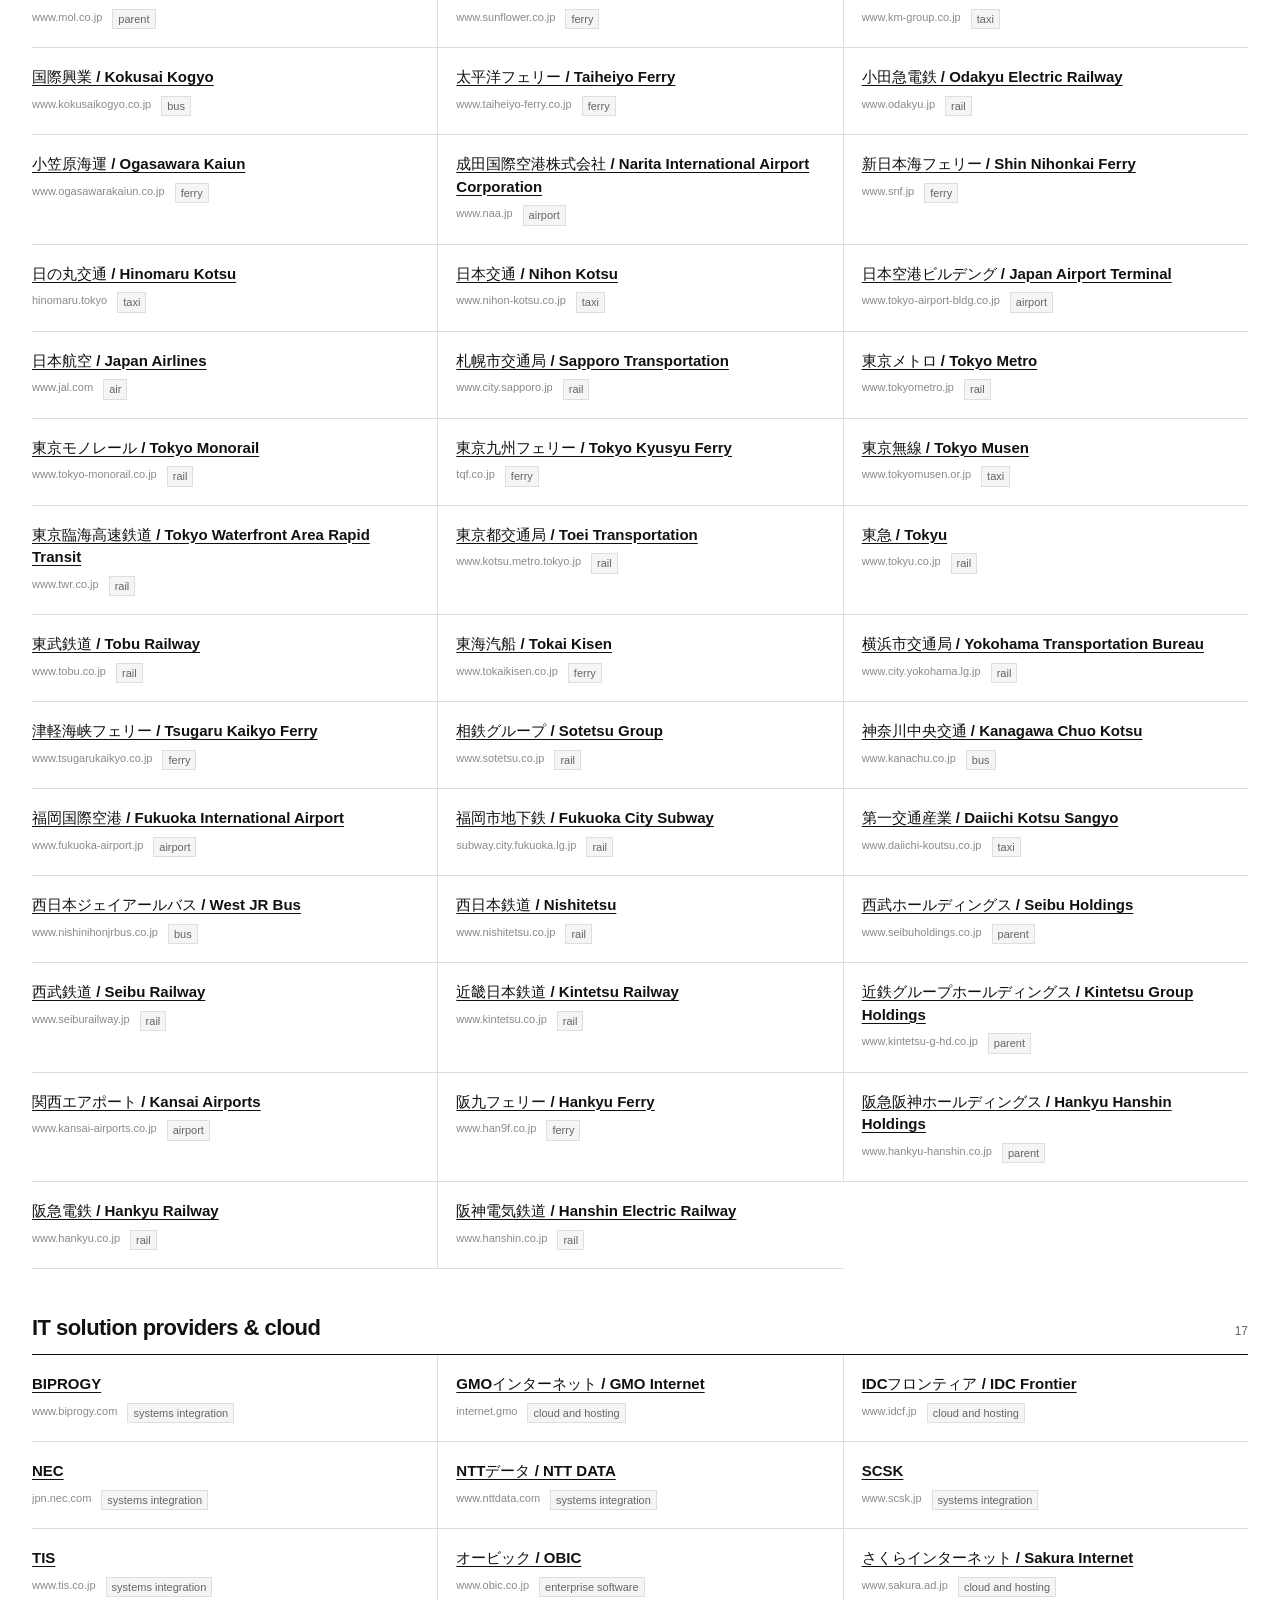
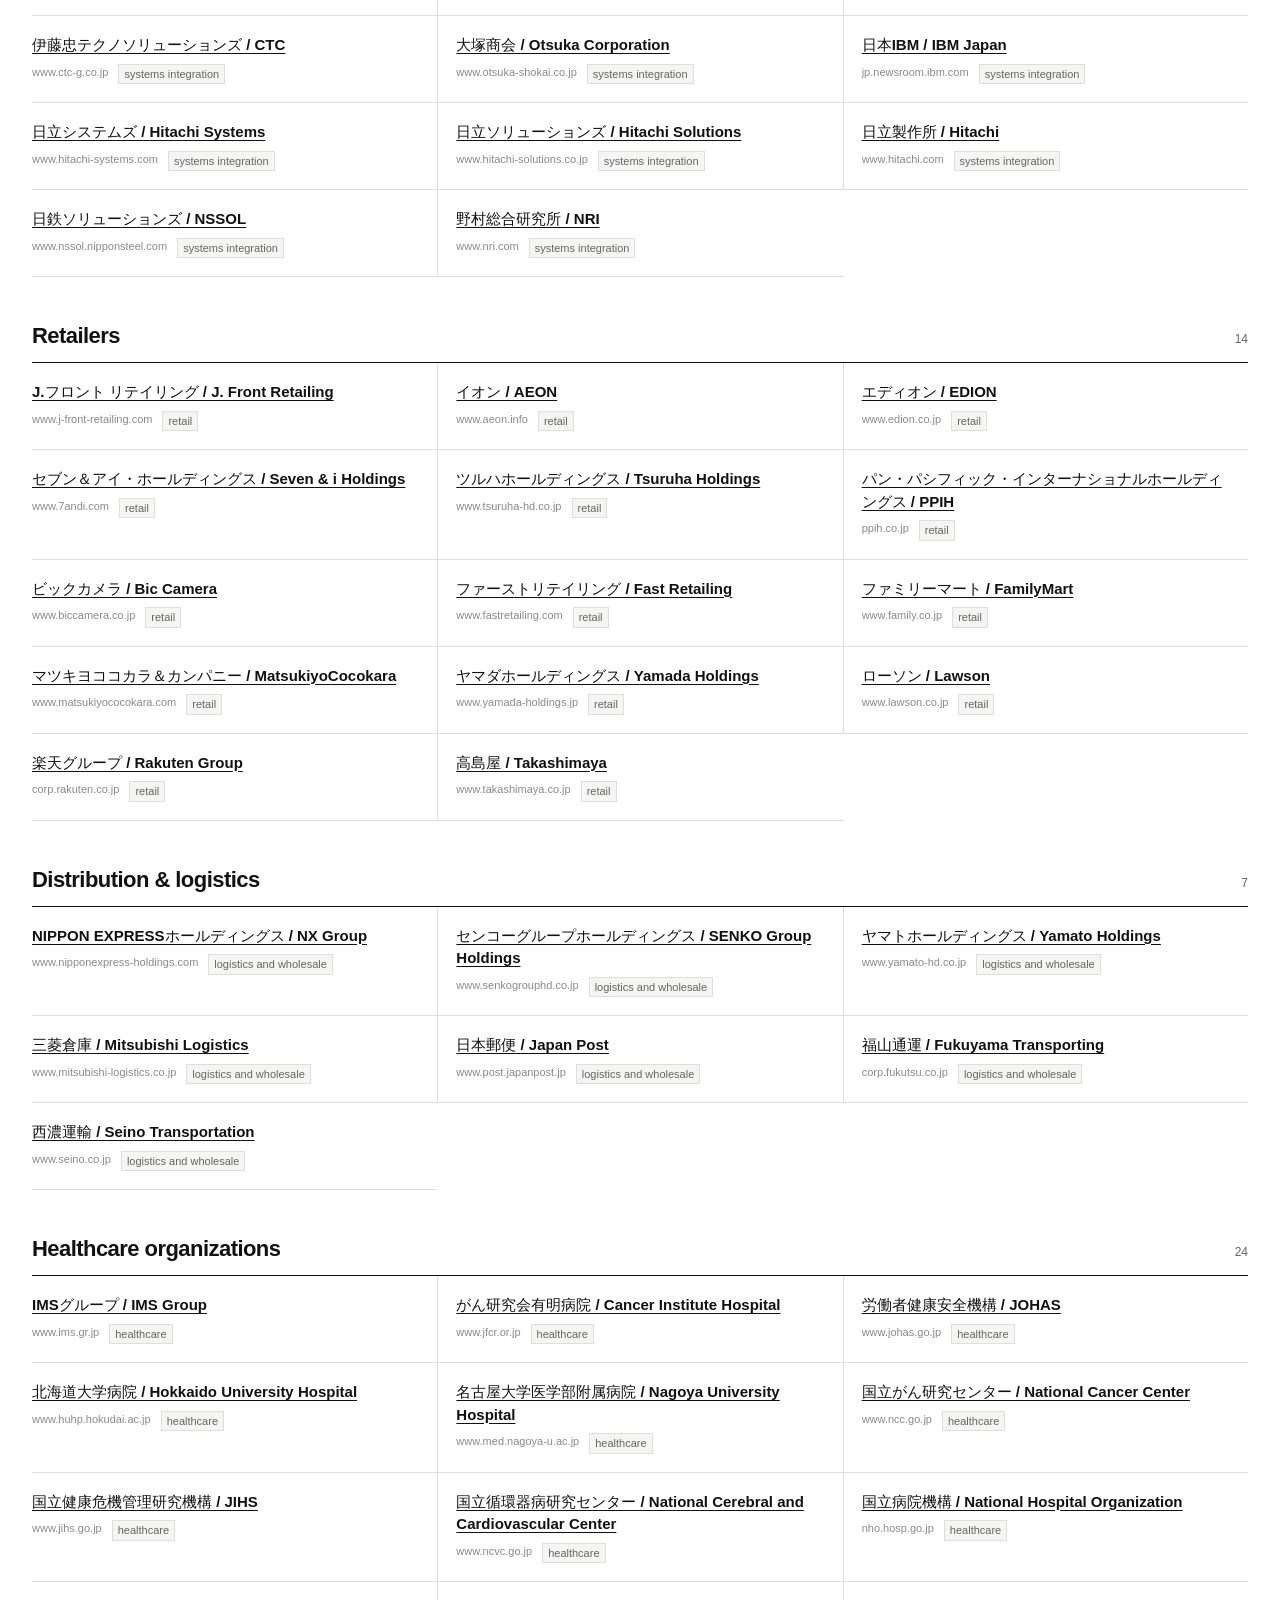
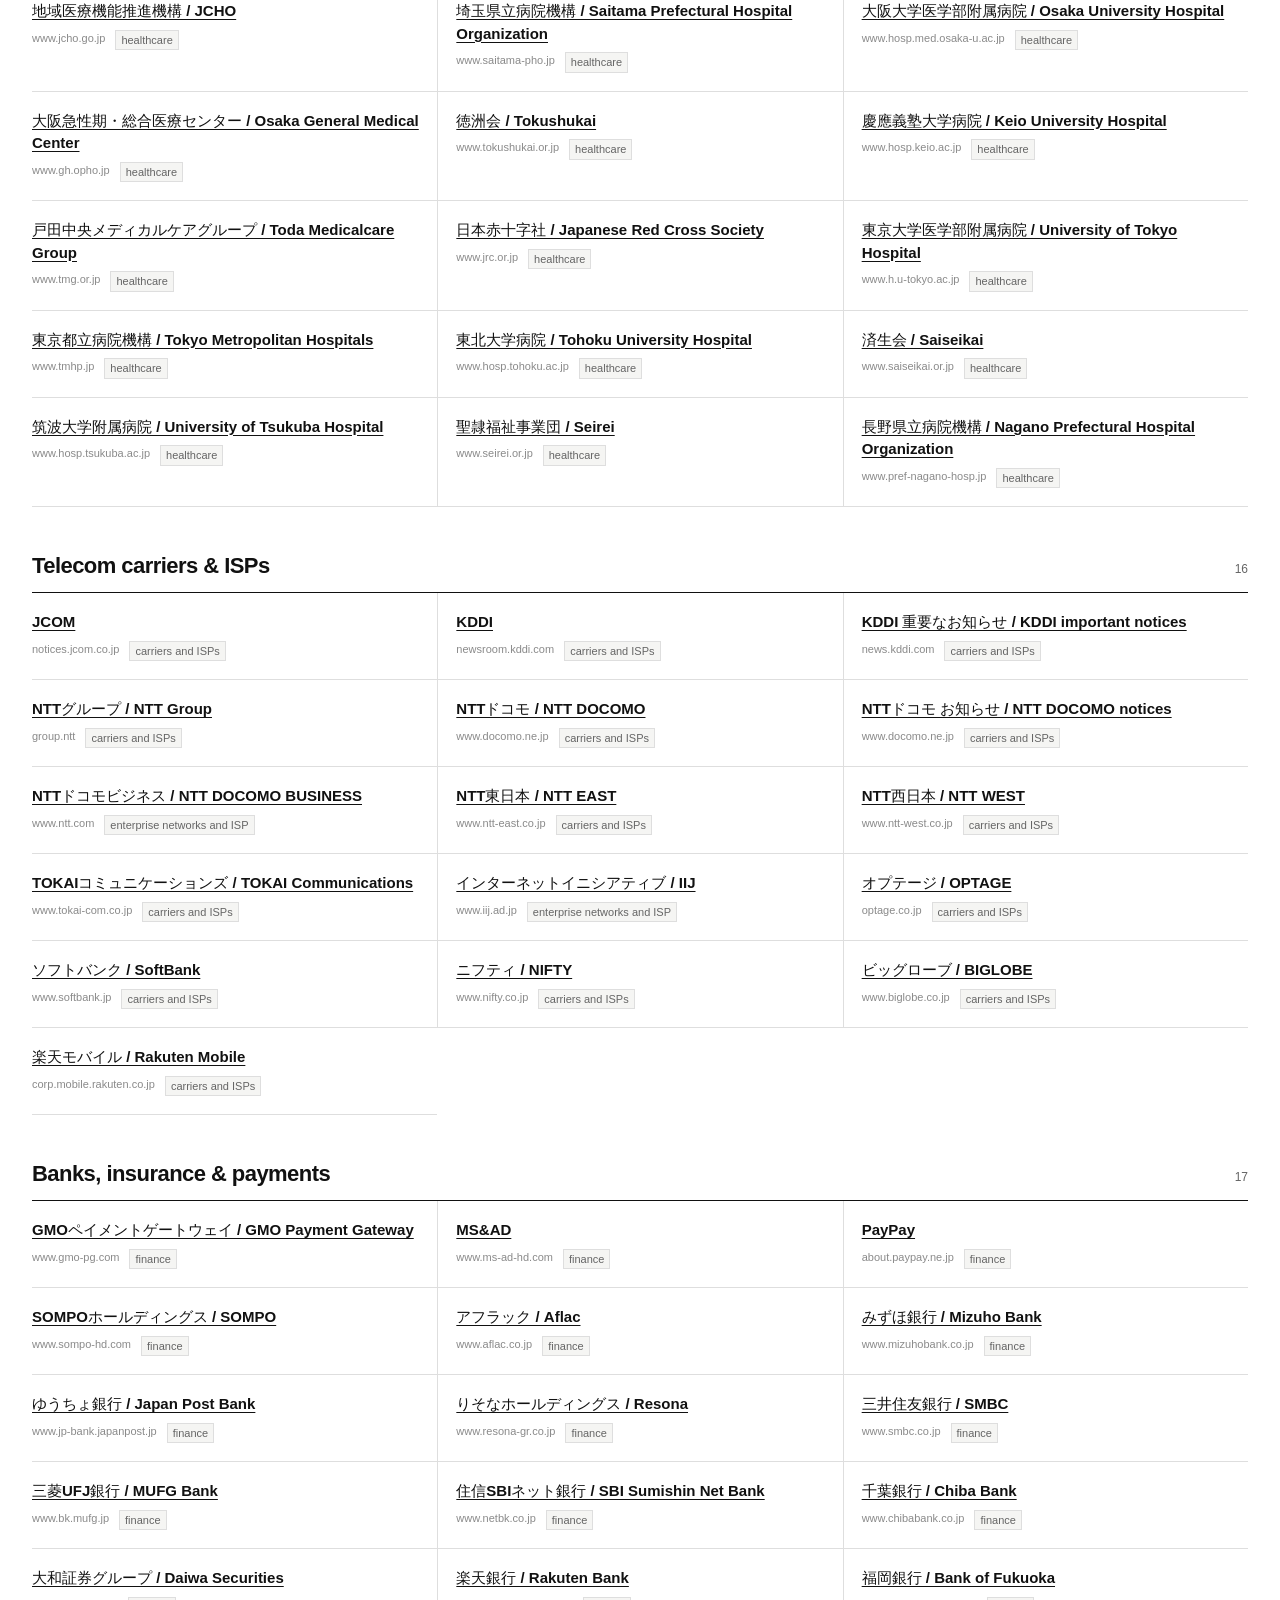
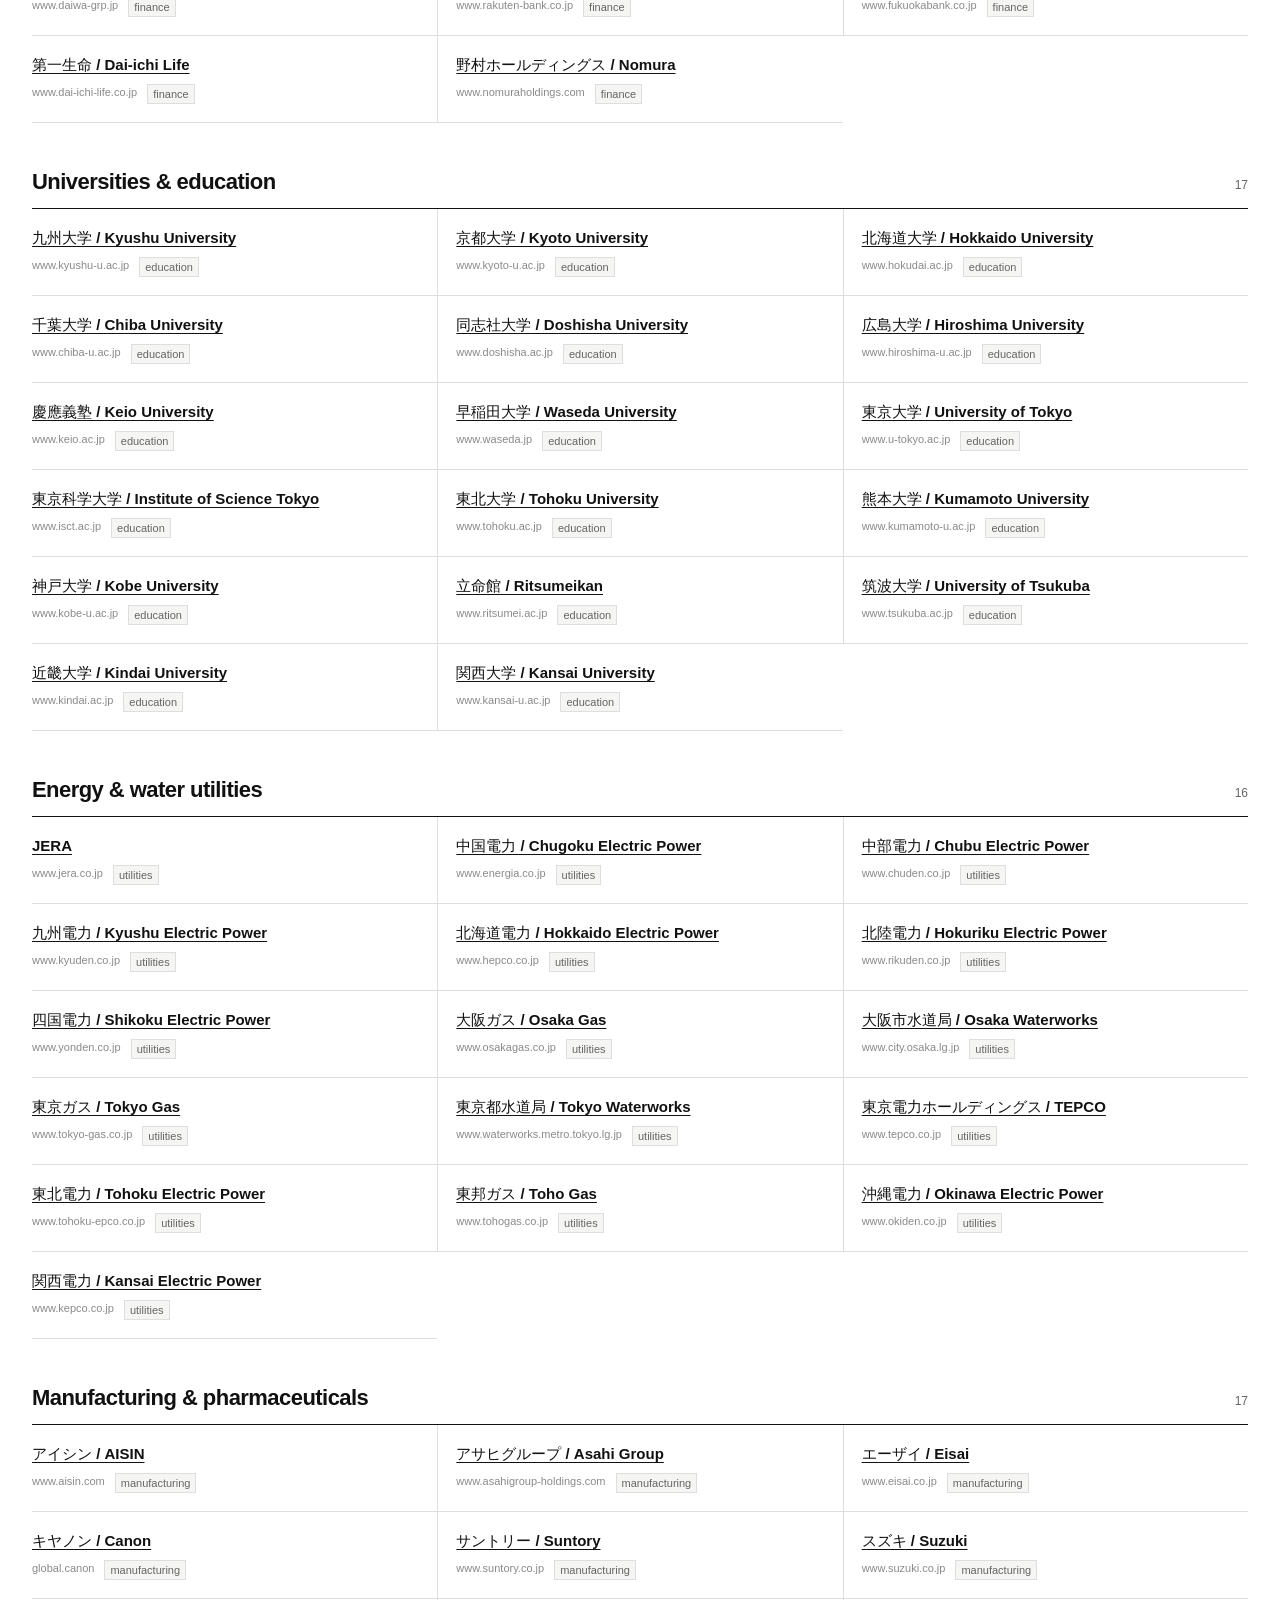
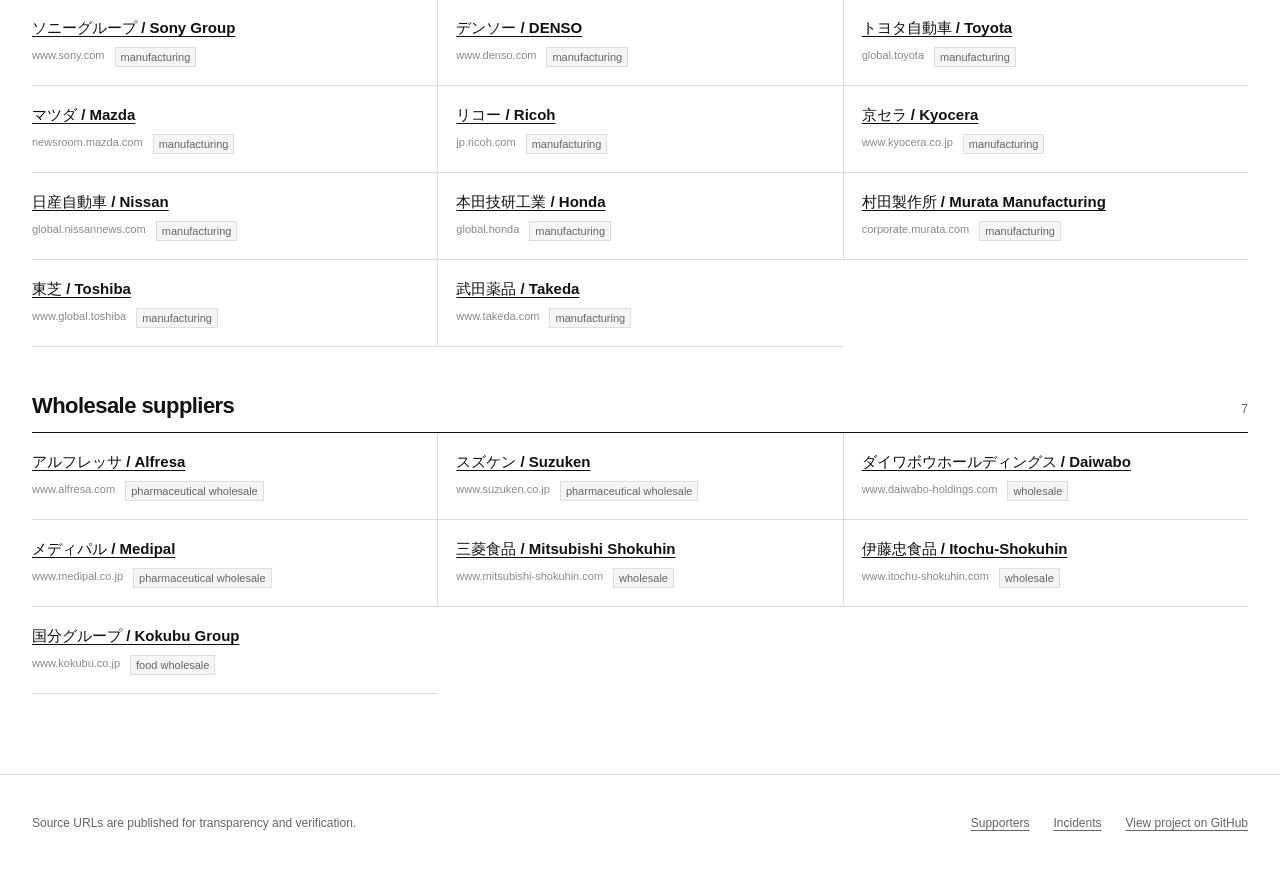
<file: sources.html>
<!doctype html>
<html lang="en">
<head>
  <meta charset="utf-8">
  <!-- Google tag (gtag.js) -->
  <script async src="https://www.googletagmanager.com/gtag/js?id=G-LCFE2XEMMC"></script>
  <script>
    window.dataLayer = window.dataLayer || [];
    function gtag(){dataLayer.push(arguments);}
    gtag('js', new Date());

    gtag('config', 'G-LCFE2XEMMC');
  </script>
  <meta name="viewport" content="width=device-width, initial-scale=1">
  <meta name="description" content="Polling sources used by JP Incident Monitor.">
  <title>Sources — JP Incident Monitor</title>
  <link rel="alternate" type="application/rss+xml" title="JP Incident Monitor RSS" href="feed.xml">
  <link rel="stylesheet" href="styles.css?v=20261024-language-buttons">
</head>
<body class="sources-page">
  <header class="site-header">
    <div class="shell header-inner">
      <a class="brand" href="./" aria-label="JP Incident Monitor home">
        <span class="brand-mark" aria-hidden="true">JP</span>
        <span>Incident Monitor</span>
      </a>
      <div class="header-actions">
        <a class="rss-link" href="./" data-i18n="incidents">Incidents</a>
        <a class="rss-link" href="feed.xml" data-i18n="rssFeed" type="application/rss+xml">RSS feed</a>
        <div class="language-switch" id="language-switch" role="group" aria-label="Language">
          <button class="language-option is-active" type="button" data-language-option="en" lang="en" aria-label="English" aria-pressed="true">EN</button>
          <span aria-hidden="true">|</span>
          <button class="language-option" type="button" data-language-option="ja" lang="ja" aria-label="日本語" aria-pressed="false">JA</button>
          <span aria-hidden="true">|</span>
          <button class="language-option" type="button" data-language-option="es" lang="es" aria-label="Español" aria-pressed="false">ES</button>
        </div>
      </div>
    </div>
  </header>

  <main class="shell">
    <section class="sources-intro" aria-labelledby="page-title">
      <p class="eyebrow" data-i18n="eyebrow">SOURCE TRANSPARENCY</p>
      <div class="sources-intro-grid">
        <div>
          <h1 id="page-title" data-i18n="title">Polling sources</h1>
          <p class="lede" data-i18n="description">The public feeds, official sites, disclosure systems, and news searches checked by the automated collector.</p>
          <p class="disclaimer" data-i18n="note">A listed source is monitored for relevant reports; inclusion does not mean every page or advisory becomes an incident record.</p>
        </div>
        <dl class="source-summary" aria-live="polite">
          <div><dt data-i18n="total">Configured sources</dt><dd id="source-total">—</dd></div>
          <div><dt data-i18n="updated">Directory updated</dt><dd id="source-updated">—</dd></div>
        </dl>
      </div>
    </section>

    <section class="source-directory" aria-labelledby="directory-title">
      <h2 id="directory-title" data-i18n="directory">Source directory</h2>
      <div class="source-controls">
        <label><span data-i18n="searchLabel">Search sources</span><input id="source-search" type="search" autocomplete="off" data-i18n-placeholder="searchPlaceholder" placeholder="Search…"></label>
        <label><span data-i18n="categoryLabel">Category</span><select id="source-category"></select></label>
      </div>
      <div id="source-groups"></div>
      <div class="loading-state" id="source-loading" role="status" data-i18n="loading">Loading sources…</div>
      <div class="error-state" id="source-error" role="alert" hidden data-i18n="error">The source directory could not be loaded.</div>
      <div class="sources-empty" id="source-empty" hidden data-i18n="empty">No sources match these filters.</div>
    </section>
  </main>

  <footer>
    <div class="shell footer-inner">
      <p data-i18n="footerNote">Source URLs are published for transparency and verification.</p>
      <div class="footer-links">
        <a href="supporters.html" data-i18n="supporters">Supporters</a>
        <a href="./" data-i18n="incidents">Incidents</a>
        <a href="https://github.com/elkentaro/jp_incidents" rel="noopener noreferrer" data-i18n="project">View project on GitHub</a>
      </div>
    </div>
  </footer>

  <script src="sources.js?v=20261024-language-buttons" defer></script>
</body>
</html>
</file>
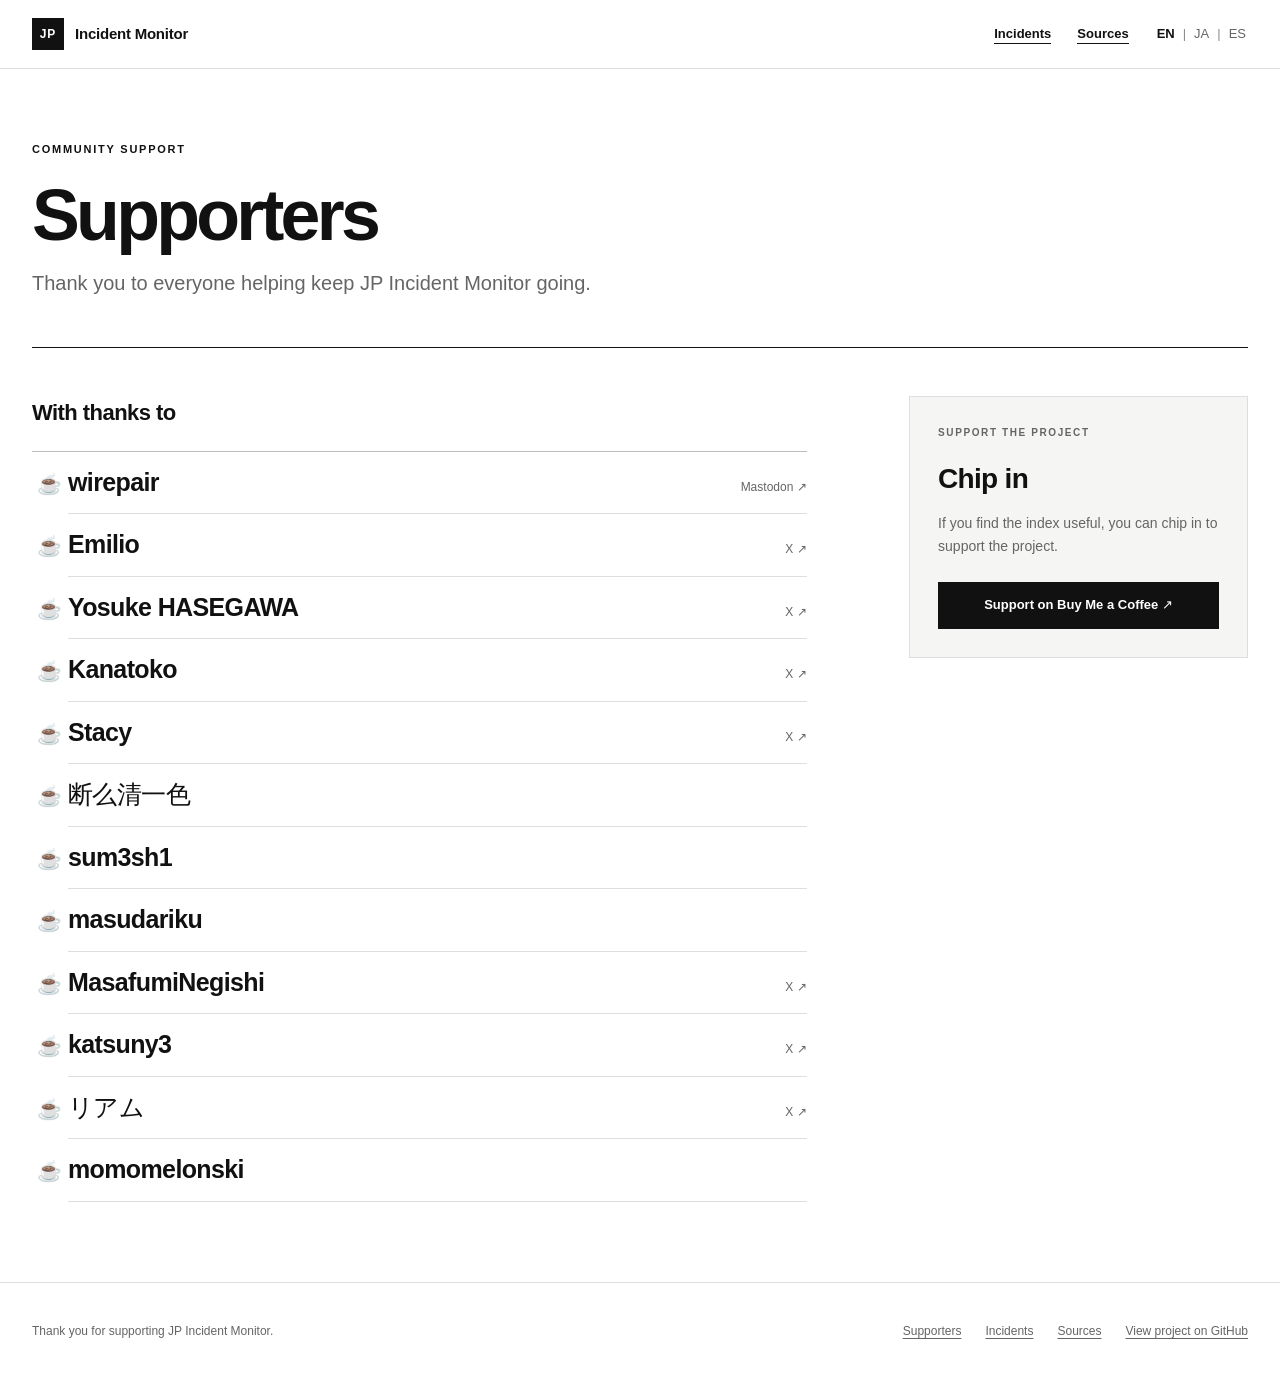
<file: supporters.html>
<!doctype html>
<html lang="en">
<head>
  <meta charset="utf-8">
  <!-- Google tag (gtag.js) -->
  <script async src="https://www.googletagmanager.com/gtag/js?id=G-LCFE2XEMMC"></script>
  <script>
    window.dataLayer = window.dataLayer || [];
    function gtag(){dataLayer.push(arguments);}
    gtag('js', new Date());

    gtag('config', 'G-LCFE2XEMMC');
  </script>
  <meta name="viewport" content="width=device-width, initial-scale=1">
  <meta name="description" content="The people supporting JP Incident Monitor, and how to chip in.">
  <title>Supporters — JP Incident Monitor</title>
  <link rel="stylesheet" href="styles.css?v=20261024-language-buttons">
  <link rel="stylesheet" href="supporters.css?v=20261025-supporter">
</head>
<body class="supporters-page">
  <header class="site-header">
    <div class="shell header-inner">
      <a class="brand" href="./" aria-label="JP Incident Monitor home">
        <span class="brand-mark" aria-hidden="true">JP</span>
        <span>Incident Monitor</span>
      </a>
      <nav class="header-actions" aria-label="Main navigation" data-i18n-aria="navigation">
        <a class="rss-link" href="./" data-i18n="incidents">Incidents</a>
        <a class="rss-link" href="sources.html" data-i18n="sources">Sources</a>
        <div class="language-switch" id="language-switch" role="group" aria-label="Language">
          <button class="language-option is-active" type="button" data-language-option="en" lang="en" aria-label="English" aria-pressed="true">EN</button>
          <span aria-hidden="true">|</span>
          <button class="language-option" type="button" data-language-option="ja" lang="ja" aria-label="日本語" aria-pressed="false">JA</button>
          <span aria-hidden="true">|</span>
          <button class="language-option" type="button" data-language-option="es" lang="es" aria-label="Español" aria-pressed="false">ES</button>
        </div>
      </nav>
    </div>
  </header>

  <main class="shell">
    <section class="sources-intro" aria-labelledby="page-title">
      <p class="eyebrow" data-i18n="eyebrow">COMMUNITY SUPPORT</p>
      <h1 id="page-title" data-i18n="supporters">Supporters</h1>
      <p class="lede" data-i18n="description">Thank you to everyone helping keep JP Incident Monitor going.</p>
    </section>

    <div class="supporters-content">
      <section aria-labelledby="supporter-list-title">
        <h2 id="supporter-list-title" data-i18n="thanks">With thanks to</h2>
        <ul class="supporter-list">
          <li>
            <a class="supporter-link" href="https://mastodon.social/@wirepair" target="_blank" rel="noopener noreferrer">
              <span class="supporter-name">wirepair</span>
              <span class="supporter-profile">Mastodon <span aria-hidden="true">↗</span></span>
            </a>
          </li>
          <li>
            <a class="supporter-link" href="https://x.com/ekio_jp" target="_blank" rel="noopener noreferrer">
              <span class="supporter-name">Emilio</span>
              <span class="supporter-profile">X <span aria-hidden="true">↗</span></span>
            </a>
          </li>
          <li>
            <a class="supporter-link" href="https://x.com/hasegawayosuke" target="_blank" rel="noopener noreferrer">
              <span class="supporter-name">Yosuke HASEGAWA</span>
              <span class="supporter-profile">X <span aria-hidden="true">↗</span></span>
            </a>
          </li>
          <li>
            <a class="supporter-link" href="https://x.com/kinyuka" target="_blank" rel="noopener noreferrer">
              <span class="supporter-name">Kanatoko</span>
              <span class="supporter-profile">X <span aria-hidden="true">↗</span></span>
            </a>
          </li>
          <li>
            <a class="supporter-link" href="https://x.com/kuroneko_stacy" target="_blank" rel="noopener noreferrer">
              <span class="supporter-name">Stacy</span>
              <span class="supporter-profile">X <span aria-hidden="true">↗</span></span>
            </a>
          </li>
          <li>
            <div class="supporter-text">
              <span class="supporter-name">断么清一色</span>
            </div>
          </li>
          <li>
            <div class="supporter-text">
              <span class="supporter-name">sum3sh1</span>
            </div>
          </li>
          <li>
            <div class="supporter-text">
              <span class="supporter-name">masudariku</span>
            </div>
          </li>
          <li>
            <a class="supporter-link" href="https://x.com/MasafumiNegishi" target="_blank" rel="noopener noreferrer">
              <span class="supporter-name">MasafumiNegishi</span>
              <span class="supporter-profile">X <span aria-hidden="true">↗</span></span>
            </a>
          </li>
          <li>
            <a class="supporter-link" href="https://x.com/katsuny3" target="_blank" rel="noopener noreferrer">
              <span class="supporter-name">katsuny3</span>
              <span class="supporter-profile">X <span aria-hidden="true">↗</span></span>
            </a>
          </li>
          <li>
            <a class="supporter-link" href="https://x.com/konsolitus" target="_blank" rel="noopener noreferrer">
              <span class="supporter-name">リアム</span>
              <span class="supporter-profile">X <span aria-hidden="true">↗</span></span>
            </a>
          </li>
          <li>
            <div class="supporter-text">
              <span class="supporter-name">momomelonski</span>
            </div>
          </li>
        </ul>
      </section>

      <aside class="support-project" aria-labelledby="support-project-title">
        <p class="eyebrow" data-i18n="supportEyebrow">SUPPORT THE PROJECT</p>
        <h2 id="support-project-title" data-i18n="chipIn">Chip in</h2>
        <p data-i18n="supportDescription">If you find the index useful, you can chip in to support the project.</p>
        <a class="support-button" href="https://buymeacoffee.com/elkentaro" target="_blank" rel="noopener noreferrer" data-i18n="supportButton">Support on Buy Me a Coffee ↗</a>
      </aside>
    </div>
  </main>

  <footer>
    <div class="shell footer-inner">
      <p data-i18n="footerNote">Thank you for supporting JP Incident Monitor.</p>
      <div class="footer-links">
        <a href="supporters.html" aria-current="page" data-i18n="supporters">Supporters</a>
        <a href="./" data-i18n="incidents">Incidents</a>
        <a href="sources.html" data-i18n="sources">Sources</a>
        <a href="https://github.com/elkentaro/jp_incidents" rel="noopener noreferrer" data-i18n="project">View project on GitHub</a>
      </div>
    </div>
  </footer>
  <script src="supporters.js?v=20261024-language-buttons" defer></script>
</body>
</html>
</file>
<file: styles.css>
:root {
  color-scheme: light;
  --ink: #111111;
  --muted: #656565;
  --subtle: #8a8a8a;
  --line: #dedede;
  --line-strong: #bdbdbd;
  --wash: #f5f5f3;
  --paper: #ffffff;
  --radius: 4px;
  font-family: Inter, ui-sans-serif, -apple-system, BlinkMacSystemFont, "Segoe UI", "Noto Sans JP", sans-serif;
  font-synthesis: none;
}
* { box-sizing: border-box; }

html { background: var(--paper); color: var(--ink); }

body {
  margin: 0;
  min-width: 320px;
  background: var(--paper);
  color: var(--ink);
  font-size: 15px;
  line-height: 1.5;
  -webkit-font-smoothing: antialiased;
}

button, input, select { font: inherit; color: inherit; }

a { color: inherit; text-underline-offset: 3px; }
a:hover { text-decoration-thickness: 2px; }

.shell { width: min(1440px, calc(100% - 64px)); margin-inline: auto; }

.site-header {
  border-bottom: 1px solid var(--line);
  background: rgba(255, 255, 255, 0.96);
}

.header-inner {
  min-height: 68px;
  display: flex;
  align-items: center;
  justify-content: space-between;
  gap: 24px;
}

.brand {
  display: inline-flex;
  align-items: center;
  gap: 11px;
  font-weight: 680;
  letter-spacing: -0.015em;
  text-decoration: none;
}

.brand-mark {
  width: 32px;
  height: 32px;
  display: grid;
  place-items: center;
  background: var(--ink);
  color: var(--paper);
  font-size: 12px;
  letter-spacing: 0.08em;
}

.language-switch {
  display: inline-flex;
  align-items: center;
  gap: 6px;
  white-space: nowrap;
  color: var(--subtle);
  font-size: 13px;
}
.language-option {
  border: 0;
  background: transparent;
  padding: 8px 2px;
  cursor: pointer;
  color: var(--muted);
}
.language-option.is-active { color: var(--ink); font-weight: 700; }
.language-option:hover { text-decoration: underline; text-underline-offset: 3px; }

.header-actions { display: flex; align-items: center; gap: 26px; }
.coverage-range { color: var(--muted); font-size: 12px; white-space: nowrap; }
.coverage-range strong { margin-left: 4px; color: var(--ink); font-weight: 650; }
.rss-link { font-size: 13px; font-weight: 650; text-decoration: none; border-bottom: 1px solid var(--ink); }
.language-option:focus-visible { outline: 2px solid var(--ink); outline-offset: 3px; }

.intro { padding: 72px 0 64px; border-bottom: 1px solid var(--ink); }
.eyebrow { margin: 0 0 22px; font-size: 11px; font-weight: 750; letter-spacing: 0.16em; }

.intro-grid {
  display: grid;
  grid-template-columns: minmax(0, 1.65fr) minmax(300px, 0.75fr);
  gap: clamp(48px, 8vw, 128px);
  align-items: end;
}

h1, h2, p { margin-top: 0; }
h1 { margin-bottom: 18px; max-width: 860px; font-size: clamp(42px, 5.6vw, 76px); line-height: 0.98; letter-spacing: -0.052em; font-weight: 650; }
html[lang="ja"] h1 { font-size: clamp(22px, 4.3vw, 60px); line-height: 1.08; letter-spacing: -0.035em; white-space: nowrap; }
.lede { max-width: 760px; margin-bottom: 0; color: var(--muted); font-size: clamp(16px, 1.7vw, 20px); line-height: 1.55; }
.disclaimer { max-width: 760px; margin: 24px 0 0; padding-left: 14px; border-left: 2px solid var(--line-strong); color: var(--muted); font-size: 12px; line-height: 1.55; }
.disclaimer::before { content: "*"; margin-right: 5px; color: #b00020; font-weight: 800; }

.overview-panel { min-width: 0; }
.trend { margin-bottom: 26px; }
.trend-heading { display: flex; flex-wrap: wrap; align-items: baseline; justify-content: space-between; gap: 4px 16px; margin-bottom: 8px; }
.trend-heading h2 { margin: 0; color: var(--muted); font-size: 12px; font-weight: 600; letter-spacing: 0; }
.trend-total { font-size: 12px; font-weight: 680; }
.trend-chart {
  width: 100%;
  height: 126px;
  display: flex;
  align-items: flex-end;
  gap: 1px;
  border-bottom: 1px solid var(--line-strong);
  background: linear-gradient(to bottom, transparent 49.5%, var(--line) 50%, transparent 50.5%);
}
.trend-bar { flex: 1 1 0; min-width: 1px; background: var(--ink); opacity: 0.82; }
.trend-bar:hover { opacity: 1; }
.trend-dates { display: flex; justify-content: space-between; margin-top: 6px; color: var(--subtle); font-size: 10px; }
.trend-scope { margin: 10px 0 0; color: var(--muted); font-size: 12px; line-height: 1.5; }
.summary { margin: 0; display: grid; grid-template-columns: 1fr 1fr; border-top: 1px solid var(--line-strong); }
.summary div { padding: 18px 0 4px; }
.summary div + div { padding-left: 24px; border-left: 1px solid var(--line); }
.summary dt { color: var(--muted); font-size: 12px; }
.summary dd { margin: 8px 0 0; font-size: clamp(20px, 2.1vw, 30px); font-weight: 620; letter-spacing: -0.025em; }
#updated-at { font-size: 15px; line-height: 1.35; letter-spacing: 0; }
.next-update { display: block; margin-top: 7px; color: #0067c0; font-size: 12px; font-weight: 650; line-height: 1.35; letter-spacing: 0; }

.directory { padding: 52px 0 80px; }
.directory-heading { display: flex; align-items: end; justify-content: space-between; gap: 24px; margin-bottom: 28px; }
h2 { margin-bottom: 5px; font-size: 27px; letter-spacing: -0.025em; }
.result-count { margin-bottom: 0; color: var(--muted); font-size: 13px; }
.reset-button { padding: 5px 0; border: 0; border-bottom: 1px solid var(--ink); background: transparent; cursor: pointer; font-size: 13px; }

.filters {
  display: grid;
  grid-template-columns: minmax(260px, 2fr) minmax(180px, 0.7fr) minmax(160px, 0.65fr);
  gap: 16px;
  margin-bottom: 22px;
}

.filters label { display: grid; gap: 7px; color: var(--muted); font-size: 12px; font-weight: 600; }
.filters input, .filters select {
  width: 100%;
  min-height: 45px;
  padding: 9px 12px;
  border: 1px solid var(--line-strong);
  border-radius: 0;
  outline: 0;
  background: var(--paper);
  font-size: 14px;
  font-weight: 400;
}
.filters input:focus, .filters select:focus { border-color: var(--ink); box-shadow: 0 0 0 1px var(--ink); }

.recent-filter-field { grid-column: 1 / -1; }
.filters .recent-filter-label { display: flex; align-items: center; gap: 9px; cursor: pointer; width: fit-content; }
.filters .recent-filter-label input { width: 18px; height: 18px; min-height: 0; margin: 0; padding: 0; flex: 0 0 18px; accent-color: var(--ink); }
.filters .recent-filter-label input:focus-visible { outline: 2px solid var(--ink); outline-offset: 3px; }
#recent-filter-help { margin: 5px 0 0 27px; color: var(--muted); font-size: 12px; }

.table-frame { position: relative; border-top: 1px solid var(--ink); overflow-x: auto; }
table { width: 100%; min-width: 980px; border-collapse: collapse; font-size: 13px; }
th { padding: 13px 12px; color: var(--muted); font-size: 11px; font-weight: 700; letter-spacing: 0.035em; text-align: left; text-transform: uppercase; white-space: nowrap; }
.sort-button {
  width: 100%;
  display: inline-flex;
  align-items: center;
  gap: 6px;
  padding: 2px 0;
  border: 0;
  background: transparent;
  color: inherit;
  font: inherit;
  letter-spacing: inherit;
  text-align: inherit;
  text-transform: inherit;
  cursor: pointer;
}
.numeric .sort-button { justify-content: flex-end; }
.sort-button:hover { color: var(--ink); }
.sort-button:focus-visible { outline: 1px solid var(--ink); outline-offset: 4px; }
.sort-indicator { width: 10px; color: var(--ink); font-size: 11px; }
th[aria-sort="ascending"] .sort-indicator::after { content: "↑"; }
th[aria-sort="descending"] .sort-indicator::after { content: "↓"; }
td { padding: 17px 12px; border-top: 1px solid var(--line); vertical-align: top; }
th:first-child, td:first-child { padding-left: 0; }
th:last-child, td:last-child { padding-right: 0; }
.numeric { text-align: right; font-variant-numeric: tabular-nums; }
.date-cell { width: 112px; color: var(--muted); white-space: nowrap; font-variant-numeric: tabular-nums; }
.disclosure-date { display: block; margin-top: 5px; font-size: 0.7rem; white-space: normal; }
.org-cell { width: 25%; font-size: 14px; font-weight: 620; }
.records-cell { white-space: nowrap; }
.tag { display: inline-block; padding: 3px 7px; border: 1px solid var(--line-strong); background: var(--wash); white-space: nowrap; }
.confidence { display: inline-flex; align-items: center; gap: 7px; white-space: nowrap; }
.confidence::before { content: ""; width: 7px; height: 7px; border: 1px solid var(--ink); border-radius: 50%; }
.confidence[data-level="high"]::before { background: var(--ink); }
.confidence[data-level="medium"]::before { background: #969696; }
.confidence-score { color: var(--subtle); font-variant-numeric: tabular-nums; }
.source-list { display: flex; flex-wrap: wrap; gap: 6px 12px; }
.source-list a { font-weight: 560; }
.related-list { display: flex; flex-wrap: wrap; gap: 6px 12px; min-width: 80px; }
.related-list a { white-space: nowrap; }
tbody tr:target, tbody tr:focus { background: #eef6f1; outline: 2px solid var(--line-strong); outline-offset: -2px; }

.loading-state, .empty-state, .error-state { padding: 54px 20px; border-bottom: 1px solid var(--line); text-align: center; color: var(--muted); }
.empty-state p { margin: 0; }
.error-state strong, .error-state span { display: block; }
.error-state strong { margin-bottom: 5px; color: var(--ink); }

.pagination { display: flex; align-items: center; justify-content: center; flex-wrap: wrap; gap: 5px; margin-top: 28px; }
.page-button, .page-gap {
  min-width: 38px;
  height: 38px;
  display: grid;
  place-items: center;
  border: 1px solid transparent;
  background: transparent;
  font-size: 13px;
}
.page-button { cursor: pointer; }
.page-button:hover:not(:disabled) { border-color: var(--line-strong); }
.page-button[aria-current="page"] { border-color: var(--ink); background: var(--ink); color: var(--paper); }
.page-button:disabled { color: var(--line-strong); cursor: default; }
.page-arrow { padding-inline: 12px; }

footer { border-top: 1px solid var(--line); }
.footer-inner { min-height: 96px; display: flex; align-items: center; justify-content: space-between; gap: 32px; color: var(--muted); font-size: 12px; }
.footer-inner p { margin: 0; }
.footer-links { display: flex; flex-wrap: wrap; gap: 12px 24px; }

.sources-intro { padding: 72px 0 48px; border-bottom: 1px solid var(--ink); }
.sources-intro-grid { display: grid; grid-template-columns: minmax(0, 1.6fr) minmax(240px, 0.55fr); gap: clamp(42px, 8vw, 120px); align-items: end; }
.source-summary { margin: 0; display: grid; grid-template-columns: 1fr; border-top: 1px solid var(--line-strong); }
.source-summary div { padding: 18px 0 4px; }
.source-summary div + div { border-top: 1px solid var(--line); }
.source-summary dt { color: var(--muted); font-size: 12px; }
.source-summary dd { margin: 6px 0 0; font-size: 22px; font-weight: 620; }
.source-directory { padding: 48px 0 80px; }
.source-controls { display: grid; grid-template-columns: minmax(260px, 1fr) minmax(220px, 0.38fr); gap: 16px; margin-bottom: 38px; }
.source-controls label { display: grid; min-width: 0; gap: 7px; color: var(--muted); font-size: 12px; font-weight: 600; }
.source-controls input, .source-controls select { min-width: 0; width: 100%; min-height: 45px; padding: 9px 12px; border: 1px solid var(--line-strong); border-radius: 0; background: var(--paper); color: var(--ink); font: inherit; }
.source-controls input:focus, .source-controls select:focus { border-color: var(--ink); outline: 1px solid var(--ink); }
.source-group { margin-top: 42px; }
.source-group:first-child { margin-top: 0; }
.source-group-heading { display: flex; align-items: baseline; justify-content: space-between; gap: 20px; padding-bottom: 10px; border-bottom: 1px solid var(--ink); }
.source-group-heading h2 { margin: 0; font-size: 22px; }
.source-group-count { color: var(--muted); font-size: 12px; }
.source-list-grid { display: grid; grid-template-columns: repeat(3, minmax(0, 1fr)); }
.source-card { min-width: 0; padding: 18px 18px 18px 0; border-bottom: 1px solid var(--line); }
.source-card:nth-child(3n+2), .source-card:nth-child(3n+3) { padding-left: 18px; border-left: 1px solid var(--line); }
.source-card a { display: block; font-weight: 620; overflow-wrap: anywhere; }
.source-meta { display: flex; flex-wrap: wrap; gap: 5px 10px; margin-top: 7px; color: var(--subtle); font-size: 11px; }
.source-sector { padding: 1px 5px; border: 1px solid var(--line); background: var(--wash); color: var(--muted); }
.sources-empty { padding: 52px 0; color: var(--muted); text-align: center; }

@media (max-width: 800px) {
  .shell { width: min(100% - 32px, 1440px); }
  .intro { padding: 50px 0 44px; }
  .intro-grid { grid-template-columns: 1fr; gap: 38px; }
  .summary { max-width: 520px; }
  .directory { padding-top: 38px; }
  .filters { grid-template-columns: 1fr 1fr; }
  .search-field { grid-column: 1 / -1; }
  .footer-inner { padding: 24px 0; align-items: flex-start; flex-direction: column; gap: 10px; }
  .coverage-range > span { display: none; }
  .sources-intro-grid { grid-template-columns: 1fr; }
  .source-summary { grid-template-columns: 1fr 1fr; }
  .source-summary div + div { padding-left: 20px; border-top: 0; border-left: 1px solid var(--line); }
  .source-list-grid { grid-template-columns: repeat(2, minmax(0, 1fr)); }
  .source-card:nth-child(3n+2), .source-card:nth-child(3n+3) { padding-left: 0; border-left: 0; }
  .source-card:nth-child(2n) { padding-left: 18px; border-left: 1px solid var(--line); }
}

@media (max-width: 680px) {
  .table-frame { overflow: visible; border-top: 0; }
  table { min-width: 0; display: block; }
  thead, tbody { display: block; }
  thead { border-top: 1px solid var(--ink); border-bottom: 1px solid var(--line-strong); }
  thead tr { display: flex; flex-wrap: wrap; gap: 7px; padding: 12px 0; }
  th, th:first-child, th:last-child { display: block; padding: 0; }
  .sort-button, .numeric .sort-button {
    width: auto;
    min-height: 34px;
    justify-content: flex-start;
    padding: 6px 9px;
    border: 1px solid var(--line);
    background: var(--paper);
  }
  th[aria-sort] .sort-button { border-color: var(--ink); background: var(--wash); color: var(--ink); }
  tbody { display: grid; gap: 14px; padding-top: 14px; }
  tbody tr {
    display: grid;
    grid-template-columns: repeat(2, minmax(0, 1fr));
    padding: 18px 16px 16px;
    border: 1px solid var(--line-strong);
    background: var(--paper);
  }
  td, td:first-child, td:last-child {
    width: auto;
    min-width: 0;
    display: block;
    padding: 12px 0;
    border-top: 0;
    text-align: left;
    white-space: normal;
  }
  td::before {
    content: attr(data-label);
    display: block;
    margin-bottom: 6px;
    color: var(--muted);
    font-size: 10px;
    font-weight: 700;
    letter-spacing: 0.035em;
    line-height: 1.45;
    text-transform: uppercase;
  }
  tbody tr .org-cell {
    width: auto;
    grid-column: 1 / -1;
    order: 1;
    padding: 0 0 16px;
    font-size: clamp(19px, 5.5vw, 23px);
    font-weight: 680;
    line-height: 1.3;
    letter-spacing: -0.015em;
    overflow-wrap: anywhere;
  }
  .org-cell::before { margin-bottom: 5px; }
  tbody tr .date-cell, .type-cell {
    order: 2;
    border-top: 1px solid var(--line);
  }
  tbody tr .date-cell {
    padding-right: 14px;
    color: var(--ink);
    font-size: 14px;
  }
  .type-cell {
    padding-left: 14px;
    border-left: 1px solid var(--line);
  }
  .type-cell .tag { white-space: normal; }
  tbody tr .records-cell, .confidence-cell {
    order: 3;
    border-top: 1px solid var(--line);
  }
  tbody tr .records-cell { padding-right: 14px; }
  .confidence-cell {
    padding-left: 14px;
    border-left: 1px solid var(--line);
  }
  tbody tr .sources-cell, tbody tr .related-cell {
    grid-column: 1 / -1;
    order: 4;
    padding-bottom: 0;
    border-top: 1px solid var(--line);
  }
  .source-list { min-width: 0; display: grid; gap: 8px; }
  .source-list a { overflow-wrap: anywhere; }
  .pagination { justify-content: flex-start; }
}

@media (max-width: 520px) {
  .header-inner { min-height: 60px; padding-block: 10px; align-items: flex-start; }
  .brand-mark { width: 29px; height: 29px; }
  .brand > span:last-child { display: none; }
  .header-actions { width: 220px; flex-wrap: wrap; justify-content: flex-end; gap: 4px 14px; }
  .coverage-range { order: 3; flex-basis: 100%; font-size: 10px; text-align: right; }
  h1 { font-size: 42px; }
  .summary { grid-template-columns: 1fr; }
  .summary div + div { padding-left: 0; border-left: 0; }
  .directory-heading { align-items: flex-start; flex-direction: column; gap: 12px; }
  .filters { grid-template-columns: 1fr; }
  .search-field { grid-column: auto; }
  .filters input, .filters select, .source-controls input, .source-controls select { font-size: 16px; }
  .trend-chart { height: 104px; }
  .page-button, .page-gap { min-width: 34px; height: 36px; }
  .page-arrow { padding-inline: 8px; }
  .source-controls { grid-template-columns: 1fr; }
  .source-list-grid { grid-template-columns: 1fr; }
  .source-card:nth-child(2n) { padding-left: 0; border-left: 0; }
}

@media (prefers-reduced-motion: reduce) {
  *, *::before, *::after { scroll-behavior: auto !important; }
}

/* Additive incident metadata within the existing table and mobile cards. */
.affected-system { display:block; font-size:11px; font-weight:400; line-height:1.5; color:var(--muted); margin-top:5px; max-width:290px; }
.incident-role { display:block; font-size:10px; font-weight:500; color:#596d4e; margin-top:7px; }
.type-cell .tag { margin:0 5px 5px 0; }
.relationship-details { font-size:11px; margin-top:9px; min-width:120px; max-width:260px; }
.relationship-details summary { cursor:pointer; color:var(--muted); }
.relationship-details p { padding:8px 0; border-top:1px solid var(--line); line-height:1.7; }
.relationship-details a { white-space:nowrap; }
.linkage-guide { font-size:12px; color:var(--muted); margin:18px 0; }
</file>
<file: linkage.css>
.linkage-page { padding-block: 52px 56px; }
.map-heading { display: flex; align-items: center; justify-content: space-between; gap: 20px; }
.map-heading h1 { margin: 6px 0 18px; font-size: clamp(30px, 4vw, 48px); letter-spacing: -.04em; line-height: 1.13; }
.snapshot-badge { white-space: nowrap; border: 1px solid #c9d9d0; color: #22645b; border-radius: 30px; padding: 7px 13px; font-size: 12px; font-weight: 650; }
.map-intro .lede { max-width: 850px; margin: 0 0 14px; }
.map-note { color: var(--muted); max-width: 930px; font-size: 14px; margin: 0; }
.direct-summary { margin-top: 28px; padding: 22px 24px; border: 1px solid var(--line); border-radius: var(--radius); background: var(--wash); }
.direct-stats { display: grid; grid-template-columns: repeat(3, minmax(0, 1fr)); align-items: center; gap: 24px; margin: 0; }
.direct-stats > div + div { border-left: 1px solid var(--line); padding-left: 24px; }
.direct-stats dt { color: var(--muted); font-size: 13px; }
.direct-stats dd { margin: 3px 0 0; font-size: 36px; font-weight: 650; line-height: 1.2; letter-spacing: -.035em; }
.direct-total dt { color: var(--ink); font-weight: 650; }
.direct-total dd { font-size: 48px; }
.direct-excluded { margin: 18px 0 6px; font-size: 13px; }
.direct-definition { margin: 0; color: var(--muted); font-size: 13px; line-height: 1.7; max-width: 1000px; }
.map-stats { display: grid; grid-template-columns: repeat(4, 1fr); margin: 32px 0 24px; border-block: 1px solid var(--line); }
.map-stats div { padding: 18px 0; }
.map-stats dt { color: var(--muted); font-size: 12px; }
.map-stats dd { margin: 3px 0 0; font-size: 31px; font-weight: 650; letter-spacing: -.035em; }
.map-figure { margin: 0; }
.map-image { display: block; border: 1px solid #dce3dc; border-radius: 5px; overflow: hidden; background: #fafbf8; }
.map-figure img { display: block; width: 100%; height: auto; }
.map-figure figcaption { padding-top: 13px; font-size: 12px; color: var(--muted); }
.map-caption-meta { display: flex; justify-content: space-between; flex-wrap: wrap; gap: 10px; }
.map-key-section { margin-top: 22px; padding-block: 18px; border-block: 1px solid var(--line); }
.map-key-section strong { color: var(--ink); font-size: 13px; }
.map-key { display: flex; flex-wrap: wrap; gap: 14px 28px; list-style: none; margin: 13px 0; padding: 0; font-size: 13px; }
.map-key li { display: flex; align-items: center; gap: 7px; }
.key-dot { width: 12px; height: 12px; flex: none; border-radius: 50%; }
.key-dot.upstream { background: #d55e00; }
.key-dot.downstream { background: #0072b2; }
.key-dot.standalone { background: #873fb0; }
.key-dot.both { background: #008568; }
.key-dot.related { background: #525b63; }
.key-line { width: 25px; flex: none; border-top: 2px solid #a9b5bb; }
.map-key-note { margin: 0; line-height: 1.6; }
.map-notes { margin-top: 38px; display: grid; grid-template-columns: 1fr 1fr; gap: 52px; }
.map-notes h2 { margin: 0 0 9px; font-size: 15px; }
.map-notes p, .map-source { color: var(--muted); font-size: 13px; line-height: 1.7; margin: 0; }
.map-source { margin-top: 22px; }
@media(max-width: 650px) {
  .linkage-page { padding-block: 30px 36px; }
  .map-heading { align-items: flex-start; flex-direction: column; gap: 0; margin-bottom: 16px; }
  .map-heading h1 { margin-bottom: 13px; }
  .direct-summary { padding: 18px; }
  .direct-stats { grid-template-columns: repeat(2, minmax(0, 1fr)); gap: 16px; }
  .direct-total { grid-column: 1 / -1; border-bottom: 1px solid var(--line); padding-bottom: 16px; }
  .direct-stats > div:nth-child(2) { border-left: 0; padding-left: 0; }
  .direct-stats > div:nth-child(3) { padding-left: 16px; }
  .direct-stats dd { font-size: 30px; }
  .direct-total dd { font-size: 42px; }
  .map-stats { grid-template-columns: 1fr 1fr; }
  .map-stats div { padding-block: 12px; }
  .map-stats dd { font-size: 27px; }
  .map-notes { grid-template-columns: 1fr; gap: 24px; margin-top: 30px; }
}
</file>
<file: supporters.css>
.supporters-page { min-height: 100vh; display: flex; flex-direction: column; }
.supporters-page main { flex: 1; }
.supporters-content { display: grid; grid-template-columns: minmax(0, 1.6fr) minmax(260px, .7fr); gap: clamp(40px, 8vw, 120px); padding: 48px 0 80px; align-items: start; }
.supporters-content h2 { margin-bottom: 22px; font-size: 22px; font-weight: 620; letter-spacing: -.025em; }
.supporter-list { margin: 0; padding: 0 0 0 36px; list-style: disc; border-top: 1px solid var(--line-strong); }
.supporter-list li::marker { content: "☕️ "; font-size: 20px; }
.supporter-list li { border-bottom: 1px solid var(--line); }
.supporter-link, .supporter-text { display: flex; justify-content: space-between; gap: 24px; align-items: baseline; padding: 12px 0; text-decoration: none; }
.supporter-name { font-size: 25px; font-weight: 620; letter-spacing: -.025em; }
.supporter-profile { color: var(--muted); font-size: 12px; }
.supporter-link:hover .supporter-name { text-decoration: underline; text-underline-offset: 5px; }
.support-project { border: 1px solid var(--line); background: var(--wash); padding: 28px; }
.support-project .eyebrow { margin-bottom: 18px; color: var(--muted); font-size: 10px; }
.support-project h2 { margin-bottom: 12px; font-size: 28px; }
.support-project > p:not(.eyebrow) { color: var(--muted); font-size: 14px; line-height: 1.65; margin-bottom: 24px; }
.support-button { display: block; padding: 13px 16px; background: var(--ink); color: var(--paper); font-size: 13px; font-weight: 650; line-height: 1.6; text-decoration: none; text-align: center; }
.support-button:hover { background: #333; }
.support-button:focus-visible, .supporter-link:focus-visible { outline: 2px solid var(--ink); outline-offset: 5px; }
@media (max-width: 800px) {
  .supporters-content { grid-template-columns: 1fr; gap: 38px; padding: 36px 0 56px; }
  .support-project { padding: 24px; }
}
</file>
